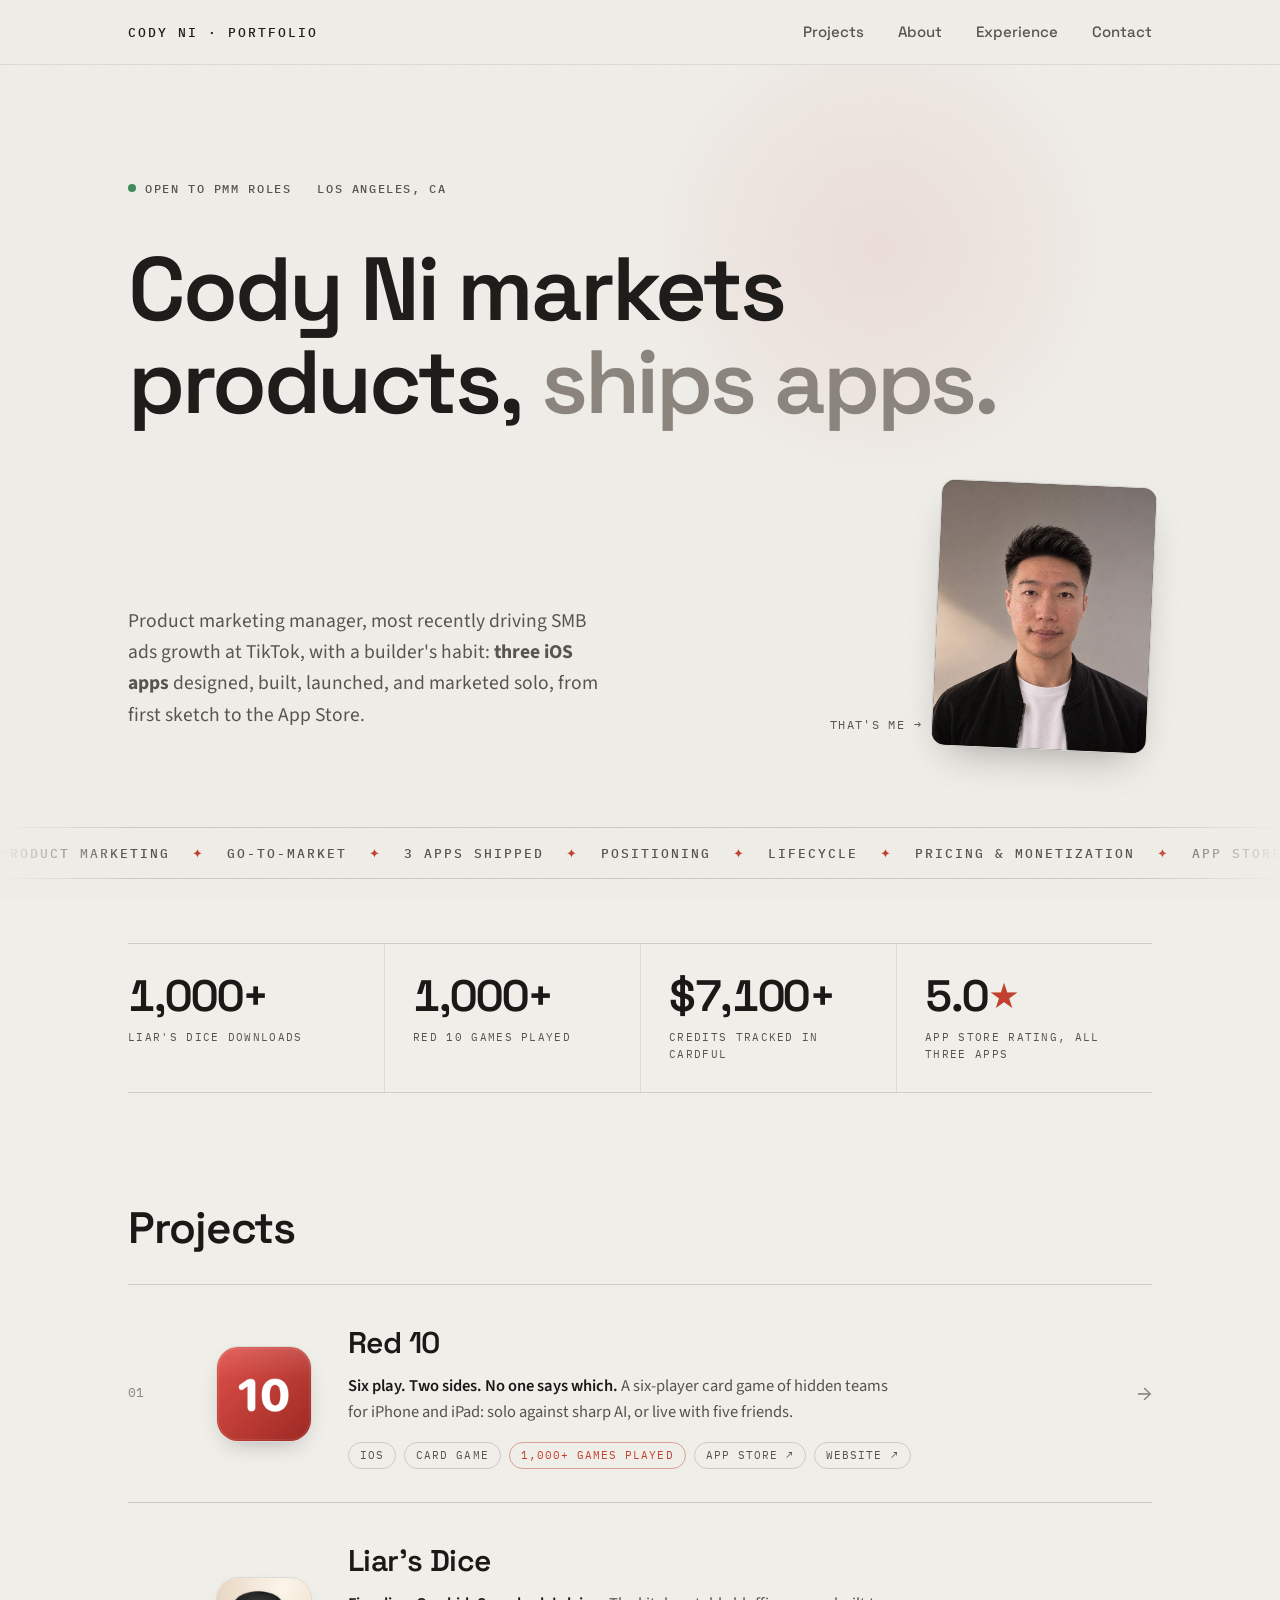
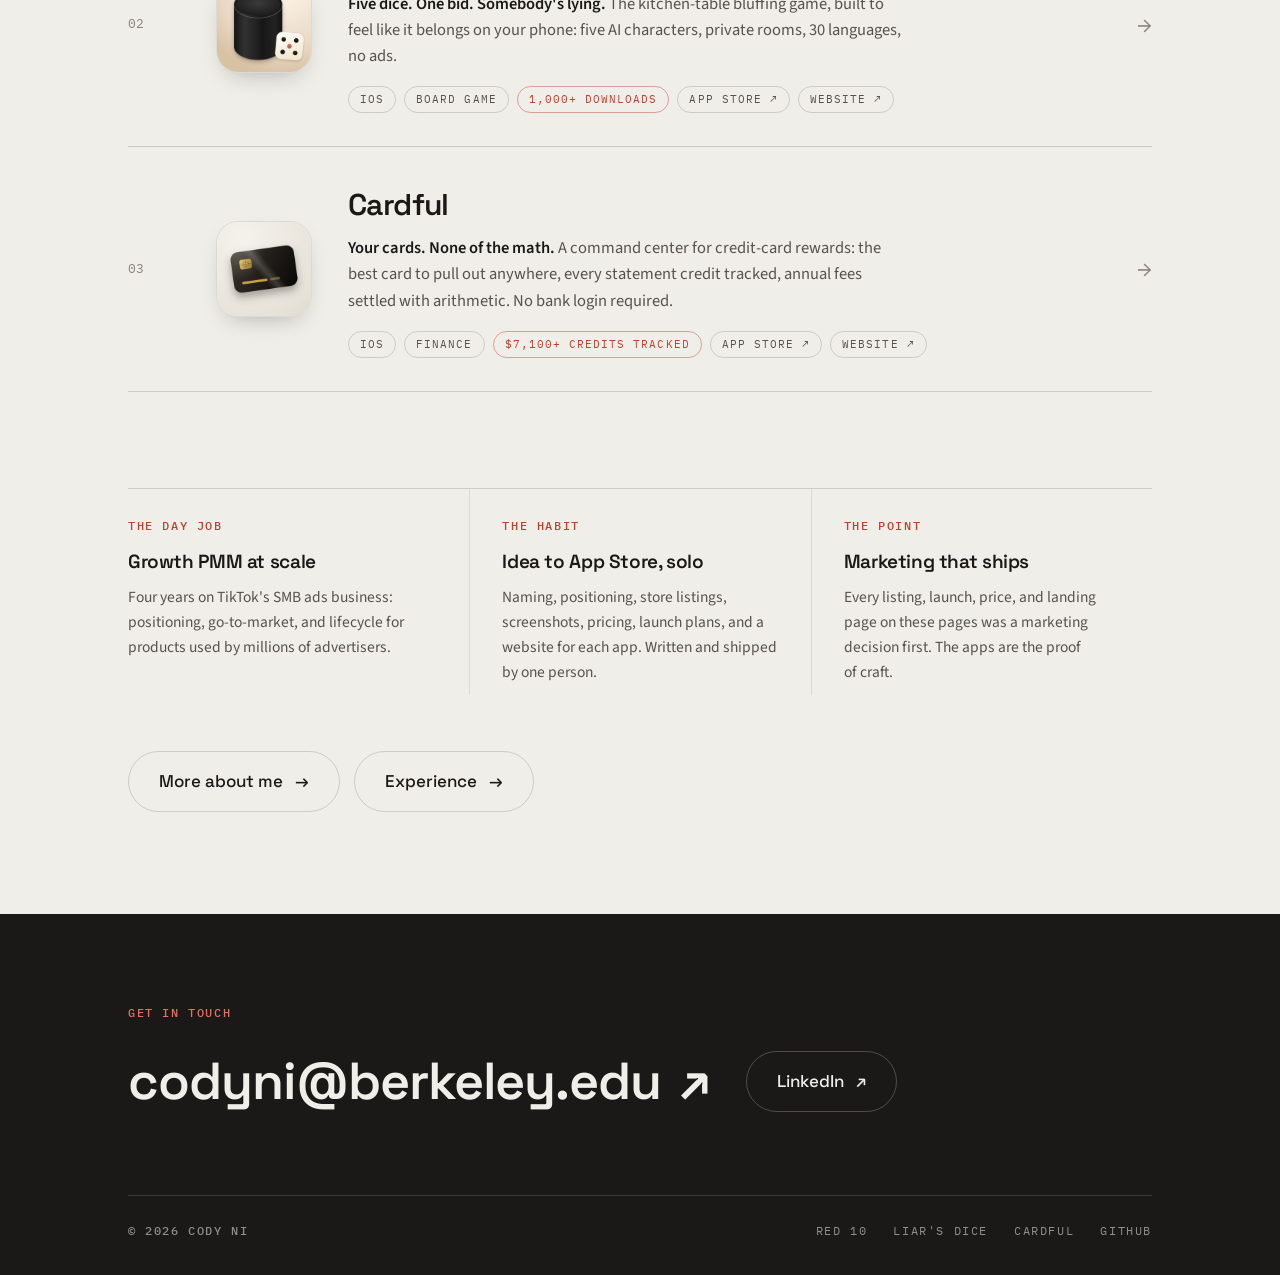
<file: index.html>
<!DOCTYPE html>
<html lang="en">
<head>
  <meta charset="UTF-8">
  <meta name="viewport" content="width=device-width, initial-scale=1.0">
  <meta name="google-site-verification" content="oafJCFS9U90hpJDKuoxjxOjslEniVMPrDxLKtAmcN_E">
  <!-- Google tag (gtag.js), GA4 property "Cody Ni Portfolio" -->
  <script async src="https://www.googletagmanager.com/gtag/js?id=G-BJH40EXPVB"></script>
  <script>
    window.dataLayer = window.dataLayer || [];
    function gtag(){dataLayer.push(arguments);}
    gtag('js', new Date());
    gtag('config', 'G-BJH40EXPVB');
  </script>
  <title>Cody Ni · Product Marketing Manager</title>
  <meta name="description" content="Cody Ni markets products and ships apps: a product marketing manager with three iOS apps taken from idea to the App Store, solo, after four years of growth marketing at TikTok.">
  <link rel="canonical" href="https://codyni123.github.io/">
  <meta name="robots" content="index, follow, max-image-preview:large">
  <meta property="og:type" content="website">
  <meta property="og:site_name" content="Cody Ni">
  <meta property="og:title" content="Cody Ni · Product Marketing Manager">
  <meta property="og:description" content="Markets products, ships apps. PMM with three iOS apps launched solo: Red 10, Liar's Dice, and Cardful.">
  <meta property="og:url" content="https://codyni123.github.io/">
  <meta property="og:image" content="https://codyni123.github.io/assets/og.png">
  <meta property="og:image:width" content="1200">
  <meta property="og:image:height" content="630">
  <meta property="og:image:alt" content="Cody Ni, product marketing, Los Angeles. Markets products, ships apps. Icons for Red 10, Liar's Dice, and Cardful.">
  <meta name="twitter:card" content="summary_large_image">
  <link rel="icon" href="assets/favicon.svg" type="image/svg+xml">
  <link rel="preconnect" href="https://fonts.googleapis.com">
  <link rel="preconnect" href="https://fonts.gstatic.com" crossorigin>
  <link href="https://fonts.googleapis.com/css2?family=Space+Grotesk:wght@400;500;600&amp;family=IBM+Plex+Mono:wght@400;500&amp;family=Source+Sans+3:wght@400;500;600&amp;display=swap" rel="stylesheet">
  <link rel="stylesheet" href="css/style.css">
  <script type="application/ld+json">
  {"@context":"https://schema.org","@graph":[
    {"@type":"Person","@id":"https://codyni123.github.io/#person","name":"Cody Ni","jobTitle":"Product Marketing Manager","description":"Product marketing manager in Los Angeles who has designed, built, launched, and marketed three iOS apps solo: Red 10, Liar's Dice, and Cardful.","url":"https://codyni123.github.io/","image":"https://codyni123.github.io/assets/photo.jpg","address":{"@type":"PostalAddress","addressLocality":"Los Angeles","addressRegion":"CA","addressCountry":"US"},"alumniOf":{"@type":"CollegeOrUniversity","name":"University of California, Berkeley"},"knowsAbout":["Product marketing","Growth marketing","iOS apps","App Store launches"],"sameAs":["https://www.linkedin.com/in/codyni123","https://github.com/codyni123","https://apps.apple.com/us/developer/cody-ni/id1894417955"]},
    {"@type":"WebSite","@id":"https://codyni123.github.io/#website","url":"https://codyni123.github.io/","name":"Cody Ni","alternateName":"Cody Ni · Portfolio","description":"Portfolio of Cody Ni, a product marketing manager who ships apps.","inLanguage":"en","publisher":{"@id":"https://codyni123.github.io/#person"}}
  ]}
  </script>
</head>
<body>

  <header class="site-header">
    <div class="container">
      <a class="wordmark" href="index.html">Cody Ni<span class="wm-tail"> · Portfolio</span></a>
      <nav class="site-nav" aria-label="Main">
        <a href="index.html#projects">Projects</a>
        <a href="about.html">About</a>
        <a href="resume.html">Experience</a>
        <a href="contact.html">Contact</a>
      </nav>
    </div>
  </header>

  <main>

    <!-- hero -->
    <section class="hero container">
      <div class="hero-eyebrow fade-up">
        <span class="label"><span class="dot"></span>Open to PMM roles</span>
        <span class="label">Los Angeles, CA</span>
      </div>
      <h1 class="fade-up" style="--d:.08s">Cody Ni markets<br>products, <span class="muted">ships apps.</span></h1>
      <div class="hero-row">
        <p class="hero-lede fade-up" style="--d:.18s">
          Product marketing manager, most recently driving SMB ads growth at TikTok,
          with a builder's habit: <strong>three iOS apps</strong> designed, built, launched,
          and marketed solo, from first sketch to the App Store.
        </p>
        <div class="hero-photo-wrap fade-up" style="--d:.26s">
          <div class="polaroid">
            <div class="polaroid-fallback"><span class="pf-label">Cody Ni</span><span class="pf-mono">cn</span><span class="pf-label">ships apps</span></div>
            <img class="photo" src="assets/photo.jpg" alt="Cody Ni">
          </div>
          <span class="photo-caption">that's me →</span>
        </div>
      </div>
    </section>

    <!-- marquee -->
    <div class="marquee" aria-hidden="true">
      <div class="marquee-track">
        <span>Product Marketing</span><span class="sep">✦</span>
        <span>Go-to-Market</span><span class="sep">✦</span>
        <span>3 Apps Shipped</span><span class="sep">✦</span>
        <span>Positioning</span><span class="sep">✦</span>
        <span>Lifecycle</span><span class="sep">✦</span>
        <span>Pricing &amp; Monetization</span><span class="sep">✦</span>
        <span>App Store Launches</span><span class="sep">✦</span>
        <span>Product Marketing</span><span class="sep">✦</span>
        <span>Go-to-Market</span><span class="sep">✦</span>
        <span>3 Apps Shipped</span><span class="sep">✦</span>
        <span>Positioning</span><span class="sep">✦</span>
        <span>Lifecycle</span><span class="sep">✦</span>
        <span>Pricing &amp; Monetization</span><span class="sep">✦</span>
        <span>App Store Launches</span><span class="sep">✦</span>
      </div>
    </div>

    <!-- proof: one real number per app, plus the rating they share -->
    <section class="proof container" aria-label="By the numbers">
      <div class="numbers numbers--4 reveal">
        <div class="number"><span class="n-val">1,000+</span><span class="n-key">Liar's Dice downloads</span></div>
        <div class="number"><span class="n-val">1,000+</span><span class="n-key">Red 10 games played</span></div>
        <div class="number"><span class="n-val">$7,100+</span><span class="n-key">Credits tracked in Cardful</span></div>
        <div class="number"><span class="n-val">5.0<span class="star">★</span></span><span class="n-key">App Store rating, all three apps</span></div>
      </div>
    </section>

    <!-- projects -->
    <section class="work container" id="projects">
      <div class="section-head reveal">
        <h2>Projects</h2>
      </div>
      <div class="work-list">

        <article class="work-row reveal">
          <a class="cover" href="red-10.html" aria-label="Red 10 case study"></a>
          <span class="num">01</span>
          <div class="work-icon"><img src="assets/icon-red10.png" alt="" loading="lazy"></div>
          <div class="work-copy">
            <h3>Red 10</h3>
            <p><span class="hook">Six play. Two sides. No one says which.</span> A six-player card game of hidden teams for iPhone and iPad: solo against sharp AI, or live with five friends.</p>
            <div class="work-tags"><span class="tag">iOS</span><span class="tag">Card game</span><span class="tag tag--stat">1,000+ games played</span><a class="tag tag-link" href="https://apps.apple.com/app/id6762503277" target="_blank" rel="noopener">App Store ↗</a><a class="tag tag-link" href="https://red10.web.app/" target="_blank" rel="noopener">Website ↗</a></div>
          </div>
          <span class="go">→</span>
        </article>

        <article class="work-row reveal">
          <a class="cover" href="liars-dice.html" aria-label="Liar's Dice case study"></a>
          <span class="num">02</span>
          <div class="work-icon"><img src="assets/icon-liarsdice.png" alt="" loading="lazy"></div>
          <div class="work-copy">
            <h3>Liar's Dice</h3>
            <p><span class="hook">Five dice. One bid. Somebody's lying.</span> The kitchen-table bluffing game, built to feel like it belongs on your phone: five AI characters, private rooms, 30 languages, no ads.</p>
            <div class="work-tags"><span class="tag">iOS</span><span class="tag">Board game</span><span class="tag tag--stat">1,000+ downloads</span><a class="tag tag-link" href="https://apps.apple.com/app/id6767948698" target="_blank" rel="noopener">App Store ↗</a><a class="tag tag-link" href="https://codyni123.github.io/liars-dice-site/" target="_blank" rel="noopener">Website ↗</a></div>
          </div>
          <span class="go">→</span>
        </article>

        <article class="work-row reveal">
          <a class="cover" href="cardful.html" aria-label="Cardful case study"></a>
          <span class="num">03</span>
          <div class="work-icon"><img src="assets/icon-cardful.png" alt="" loading="lazy"></div>
          <div class="work-copy">
            <h3>Cardful</h3>
            <p><span class="hook">Your cards. None of the math.</span> A command center for credit-card rewards: the best card to pull out anywhere, every statement credit tracked, annual fees settled with arithmetic. No bank login required.</p>
            <div class="work-tags"><span class="tag">iOS</span><span class="tag">Finance</span><span class="tag tag--stat">$7,100+ credits tracked</span><a class="tag tag-link" href="https://apps.apple.com/us/app/cardful-credit-card-rewards/id6776520049" target="_blank" rel="noopener">App Store ↗</a><a class="tag tag-link" href="https://getcardful.pages.dev/" target="_blank" rel="noopener">Website ↗</a></div>
          </div>
          <span class="go">→</span>
        </article>

      </div>

      <!-- why it matters -->
      <div class="aside-strip">
        <div class="aside-card reveal">
          <span class="label">The day job</span>
          <h3>Growth PMM at scale</h3>
          <p>Four years on TikTok's SMB ads business: positioning, go-to-market, and lifecycle for products used by millions of advertisers.</p>
        </div>
        <div class="aside-card reveal">
          <span class="label">The habit</span>
          <h3>Idea to App Store, solo</h3>
          <p>Naming, positioning, store listings, screenshots, pricing, launch plans, and a website for each app. Written and shipped by one person.</p>
        </div>
        <div class="aside-card reveal">
          <span class="label">The point</span>
          <h3>Marketing that ships</h3>
          <p>Every listing, launch, price, and landing page on these pages was a marketing decision first. The apps are the proof of craft.</p>
        </div>
      </div>

      <div class="home-cta reveal">
        <a class="btn btn--ghost" href="about.html">More about me <span class="arrow">→</span></a>
        <a class="btn btn--ghost" href="resume.html">Experience <span class="arrow">→</span></a>
      </div>
    </section>

  </main>

  <footer class="site-footer">
    <div class="container">
      <div class="footer-cta reveal">
        <span class="label">Get in touch</span>
        <div class="footer-contact">
          <a class="footer-email" href="mailto:codyni@berkeley.edu">codyni@berkeley.edu <span class="arrow">↗</span></a>
          <a class="btn btn--ghost" href="https://www.linkedin.com/in/codyni123" target="_blank" rel="noopener">LinkedIn <span class="arrow">↗</span></a>
        </div>
      </div>
      <div class="footer-meta">
        <span class="label">© 2026 Cody Ni</span>
        <div class="footer-links">
          <a href="https://red10.web.app/" target="_blank" rel="noopener">Red 10</a>
          <a href="https://codyni123.github.io/liars-dice-site/" target="_blank" rel="noopener">Liar's Dice</a>
          <a href="https://getcardful.pages.dev/" target="_blank" rel="noopener">Cardful</a>
          <a href="https://github.com/codyni123" target="_blank" rel="noopener">GitHub</a>
        </div>
      </div>
    </div>
  </footer>

  <script src="js/main.js"></script>
</body>
</html>
</file>
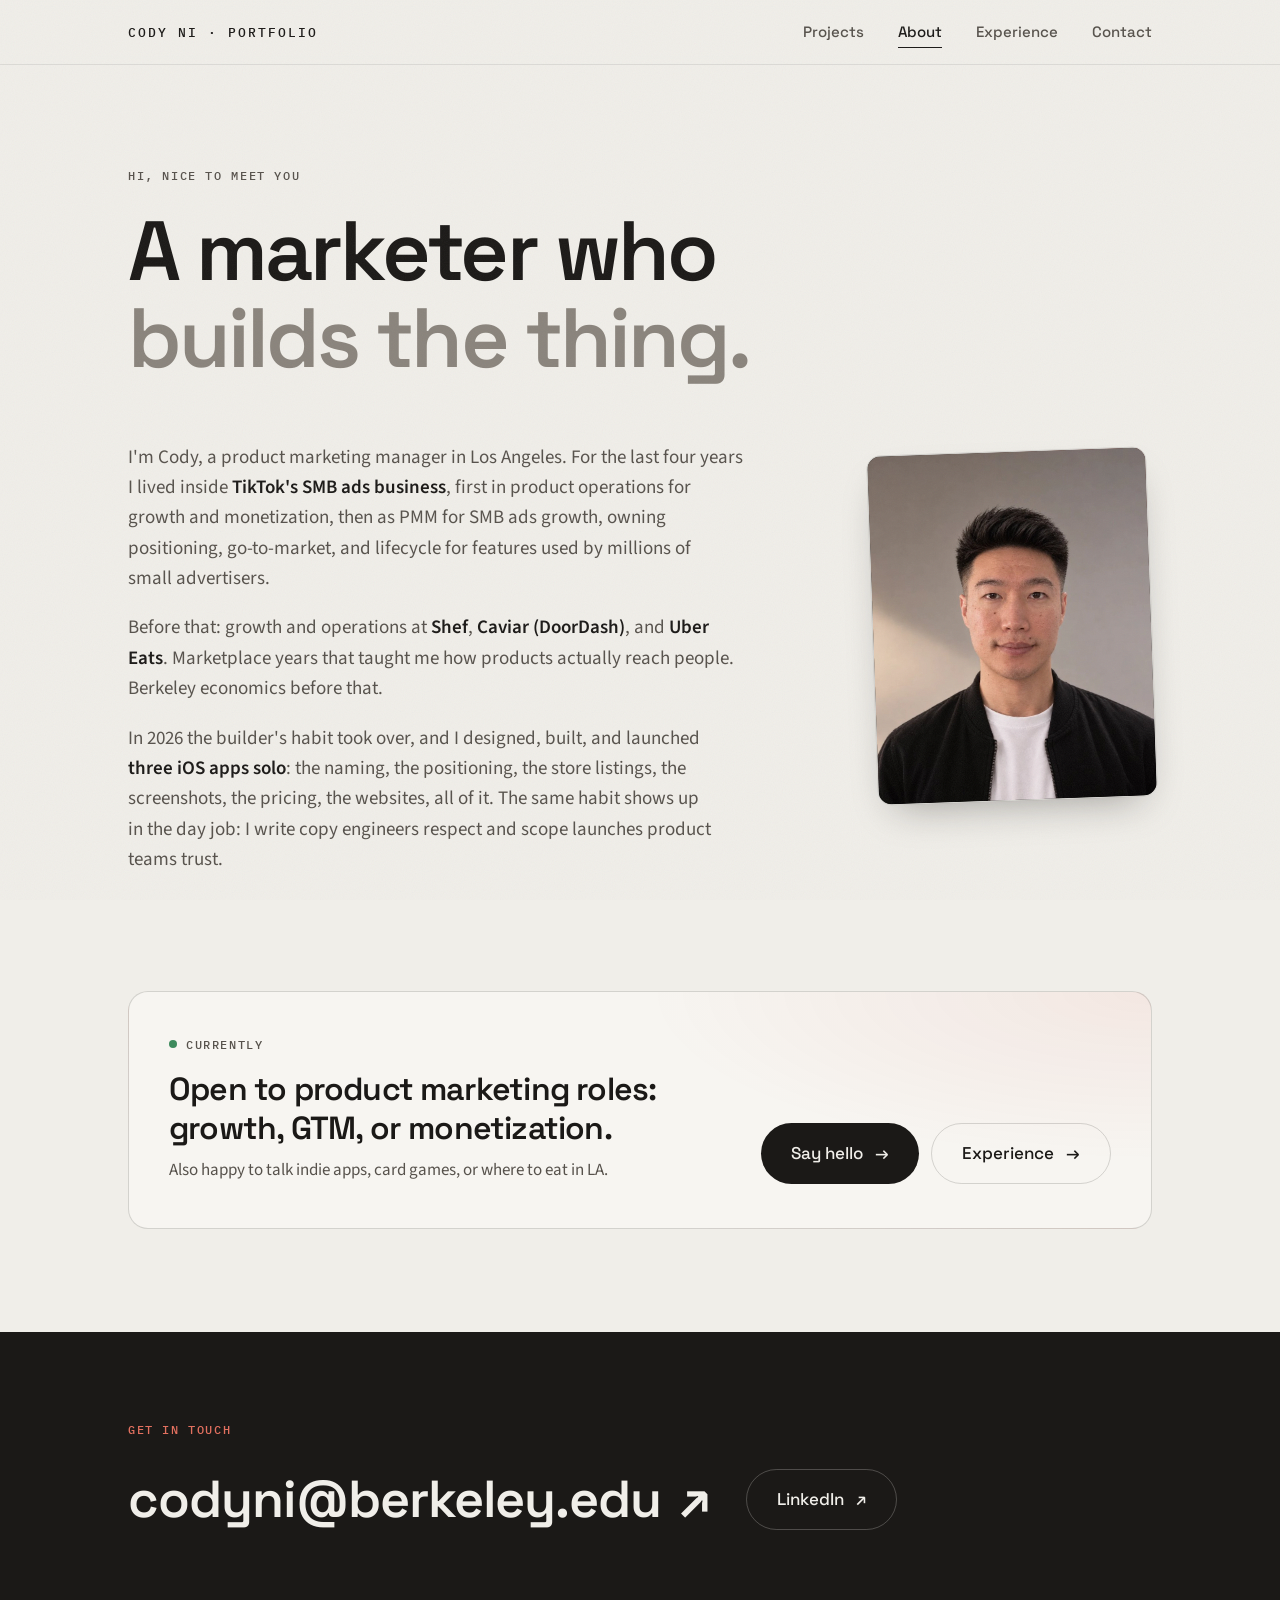
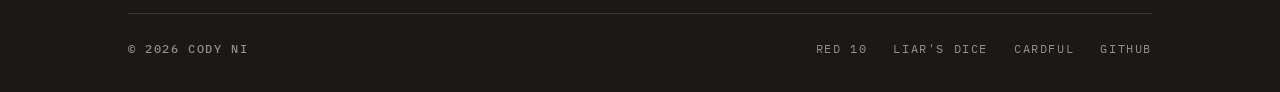
<file: about.html>
<!DOCTYPE html>
<html lang="en">
<head>
  <meta charset="UTF-8">
  <meta name="viewport" content="width=device-width, initial-scale=1.0">
  <!-- Google tag (gtag.js), GA4 property "Cody Ni Portfolio" -->
  <script async src="https://www.googletagmanager.com/gtag/js?id=G-BJH40EXPVB"></script>
  <script>
    window.dataLayer = window.dataLayer || [];
    function gtag(){dataLayer.push(arguments);}
    gtag('js', new Date());
    gtag('config', 'G-BJH40EXPVB');
  </script>
  <title>About · Cody Ni</title>
  <meta name="description" content="Cody Ni is a product marketing manager in Los Angeles: four years on TikTok's SMB ads business, three iOS apps shipped solo.">
  <link rel="canonical" href="https://codyni123.github.io/about.html">
  <meta name="robots" content="index, follow, max-image-preview:large">
  <meta property="og:type" content="profile">
  <meta property="og:site_name" content="Cody Ni">
  <meta property="og:title" content="About Cody Ni">
  <meta property="og:description" content="A marketer who builds the thing. PMM at TikTok, three iOS apps shipped solo.">
  <meta property="og:url" content="https://codyni123.github.io/about.html">
  <meta property="og:image" content="https://codyni123.github.io/assets/og.png">
  <meta property="og:image:width" content="1200">
  <meta property="og:image:height" content="630">
  <meta property="og:image:alt" content="Cody Ni, product marketing, Los Angeles. Markets products, ships apps. Icons for Red 10, Liar's Dice, and Cardful.">
  <meta name="twitter:card" content="summary_large_image">
  <link rel="icon" href="assets/favicon.svg" type="image/svg+xml">
  <link rel="preconnect" href="https://fonts.googleapis.com">
  <link rel="preconnect" href="https://fonts.gstatic.com" crossorigin>
  <link href="https://fonts.googleapis.com/css2?family=Space+Grotesk:wght@400;500;600&amp;family=IBM+Plex+Mono:wght@400;500&amp;family=Source+Sans+3:wght@400;500;600&amp;display=swap" rel="stylesheet">
  <link rel="stylesheet" href="css/style.css">
  <script type="application/ld+json">
  {"@context":"https://schema.org","@type":"ProfilePage","@id":"https://codyni123.github.io/about.html","url":"https://codyni123.github.io/about.html","name":"About Cody Ni","mainEntity":{"@type":"Person","@id":"https://codyni123.github.io/#person","name":"Cody Ni","jobTitle":"Product Marketing Manager","url":"https://codyni123.github.io/","image":"https://codyni123.github.io/assets/photo.jpg","sameAs":["https://www.linkedin.com/in/codyni123","https://github.com/codyni123","https://apps.apple.com/us/developer/cody-ni/id1894417955"]}}
  </script>
</head>
<body>

  <header class="site-header">
    <div class="container">
      <a class="wordmark" href="index.html">Cody Ni<span class="wm-tail"> · Portfolio</span></a>
      <nav class="site-nav" aria-label="Main">
        <a href="index.html#projects">Projects</a>
        <a href="about.html" aria-current="page">About</a>
        <a href="resume.html">Experience</a>
        <a href="contact.html">Contact</a>
      </nav>
    </div>
  </header>

  <main>
    <section class="about-hero container">
      <span class="label fade-up">hi, nice to meet you</span>
      <h1 class="fade-up" style="--d:.08s">A marketer who<br><span class="muted">builds the thing.</span></h1>

      <div class="about-grid">
        <div class="about-bio fade-up" style="--d:.18s">
          <p>I'm Cody, a product marketing manager in Los Angeles. For the last four years I
          lived inside <strong>TikTok's SMB ads business</strong>, first in product operations
          for growth and monetization, then as PMM for SMB ads growth, owning positioning,
          go-to-market, and lifecycle for features used by millions of small advertisers.</p>
          <p>Before that: growth and operations at <strong>Shef</strong>, <strong>Caviar
          (DoorDash)</strong>, and <strong>Uber Eats</strong>. Marketplace years that taught me
          how products actually reach people. Berkeley economics before that.</p>
          <p>In 2026 the builder's habit took over, and I designed, built, and launched
          <strong>three iOS apps solo</strong>: the naming, the positioning, the store listings,
          the screenshots, the pricing, the websites, all of it. The same habit shows up in the
          day job: I write copy engineers respect and scope launches product teams trust.</p>
        </div>
        <div class="about-photo fade-up" style="--d:.26s">
          <div class="polaroid">
            <div class="polaroid-fallback"><span class="pf-label">Cody Ni</span><span class="pf-mono">cn</span><span class="pf-label">ships apps</span></div>
            <img class="photo" src="assets/photo.jpg" alt="Cody Ni">
          </div>
        </div>
      </div>
    </section>

    <section class="container">
      <div class="now-panel reveal">
        <div class="now-main">
          <span class="label"><span class="dot"></span>Currently</span>
          <h2 class="now-title">Open to product marketing roles: growth, GTM, or monetization.</h2>
          <p>Also happy to talk indie apps, card games, or where to eat in LA.</p>
        </div>
        <div class="now-actions">
          <a class="btn" href="contact.html">Say hello <span class="arrow">→</span></a>
          <a class="btn btn--ghost" href="resume.html">Experience <span class="arrow">→</span></a>
        </div>
      </div>
    </section>
  </main>

  <footer class="site-footer">
    <div class="container">
      <div class="footer-cta reveal">
        <span class="label">Get in touch</span>
        <div class="footer-contact">
          <a class="footer-email" href="mailto:codyni@berkeley.edu">codyni@berkeley.edu <span class="arrow">↗</span></a>
          <a class="btn btn--ghost" href="https://www.linkedin.com/in/codyni123" target="_blank" rel="noopener">LinkedIn <span class="arrow">↗</span></a>
        </div>
      </div>
      <div class="footer-meta">
        <span class="label">© 2026 Cody Ni</span>
        <div class="footer-links">
          <a href="https://red10.web.app/" target="_blank" rel="noopener">Red 10</a>
          <a href="https://codyni123.github.io/liars-dice-site/" target="_blank" rel="noopener">Liar's Dice</a>
          <a href="https://getcardful.pages.dev/" target="_blank" rel="noopener">Cardful</a>
          <a href="https://github.com/codyni123" target="_blank" rel="noopener">GitHub</a>
        </div>
      </div>
    </div>
  </footer>

  <script src="js/main.js"></script>
</body>
</html>
</file>
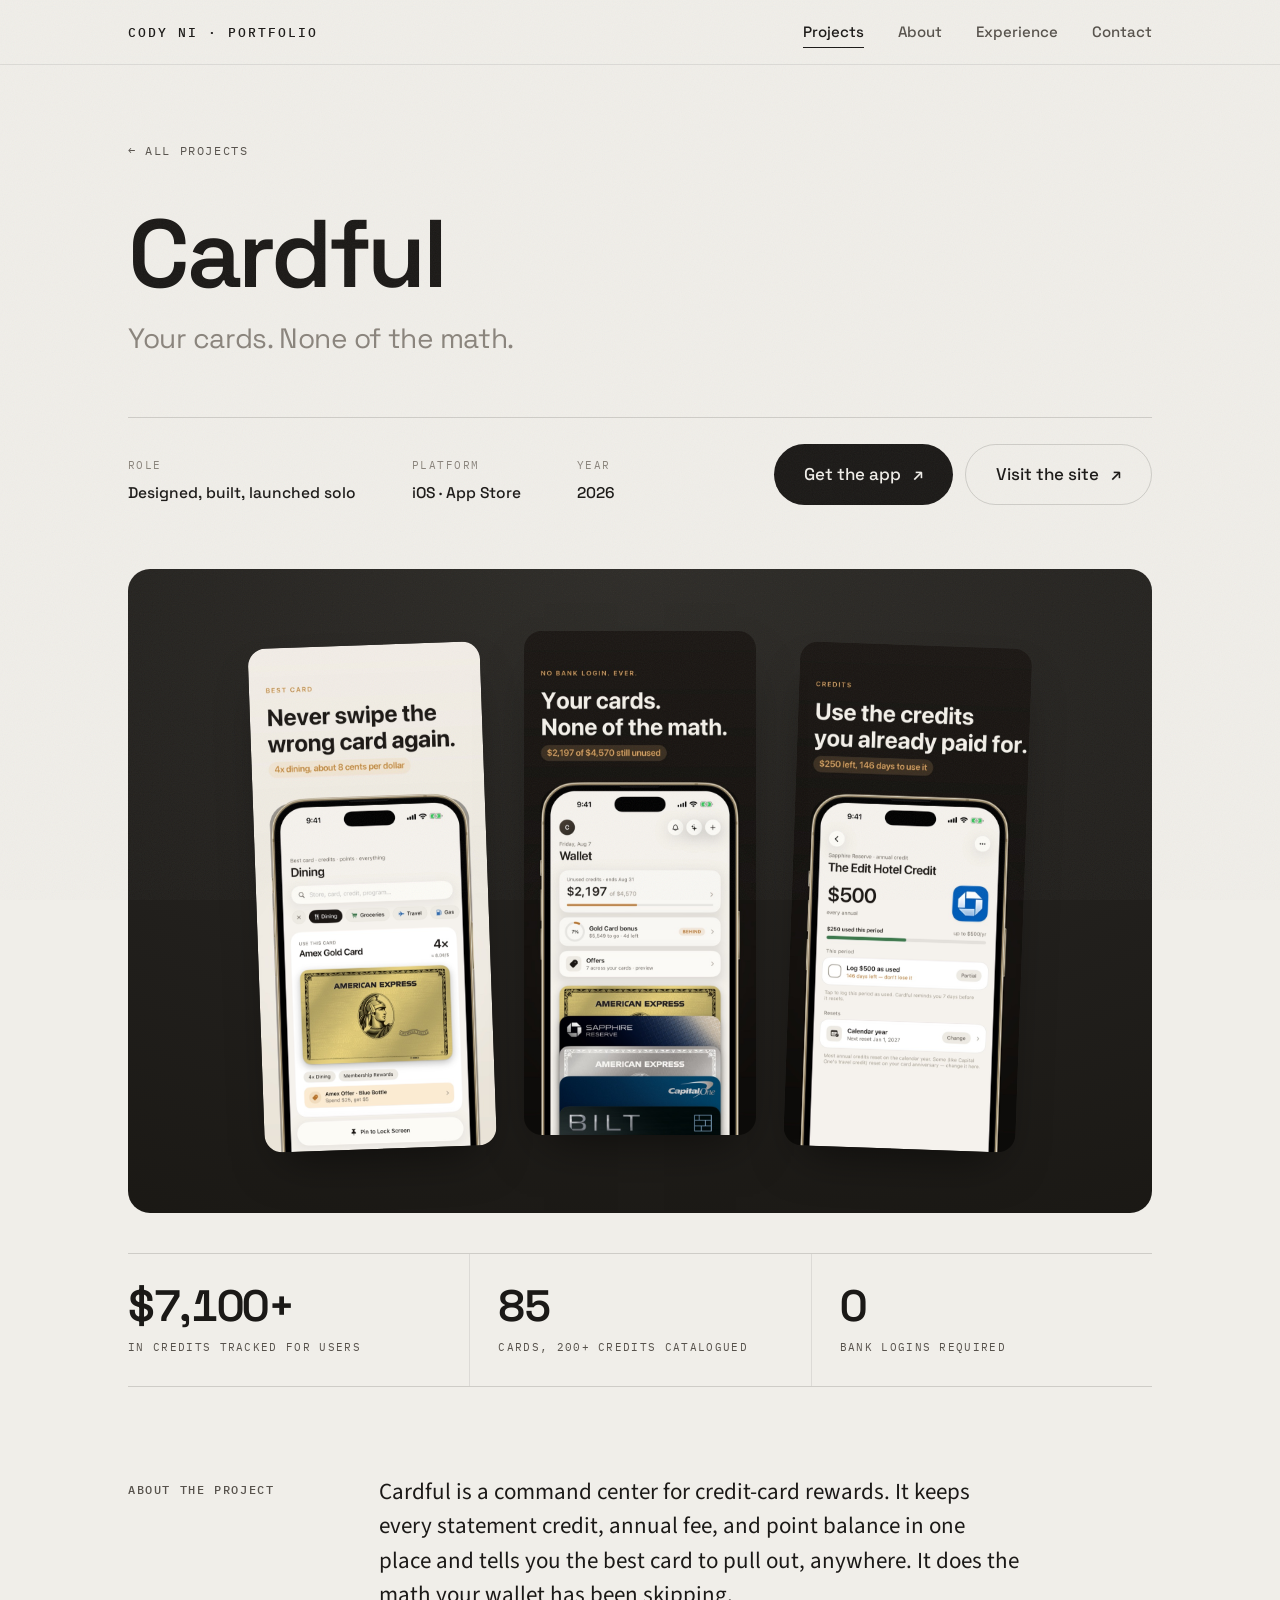
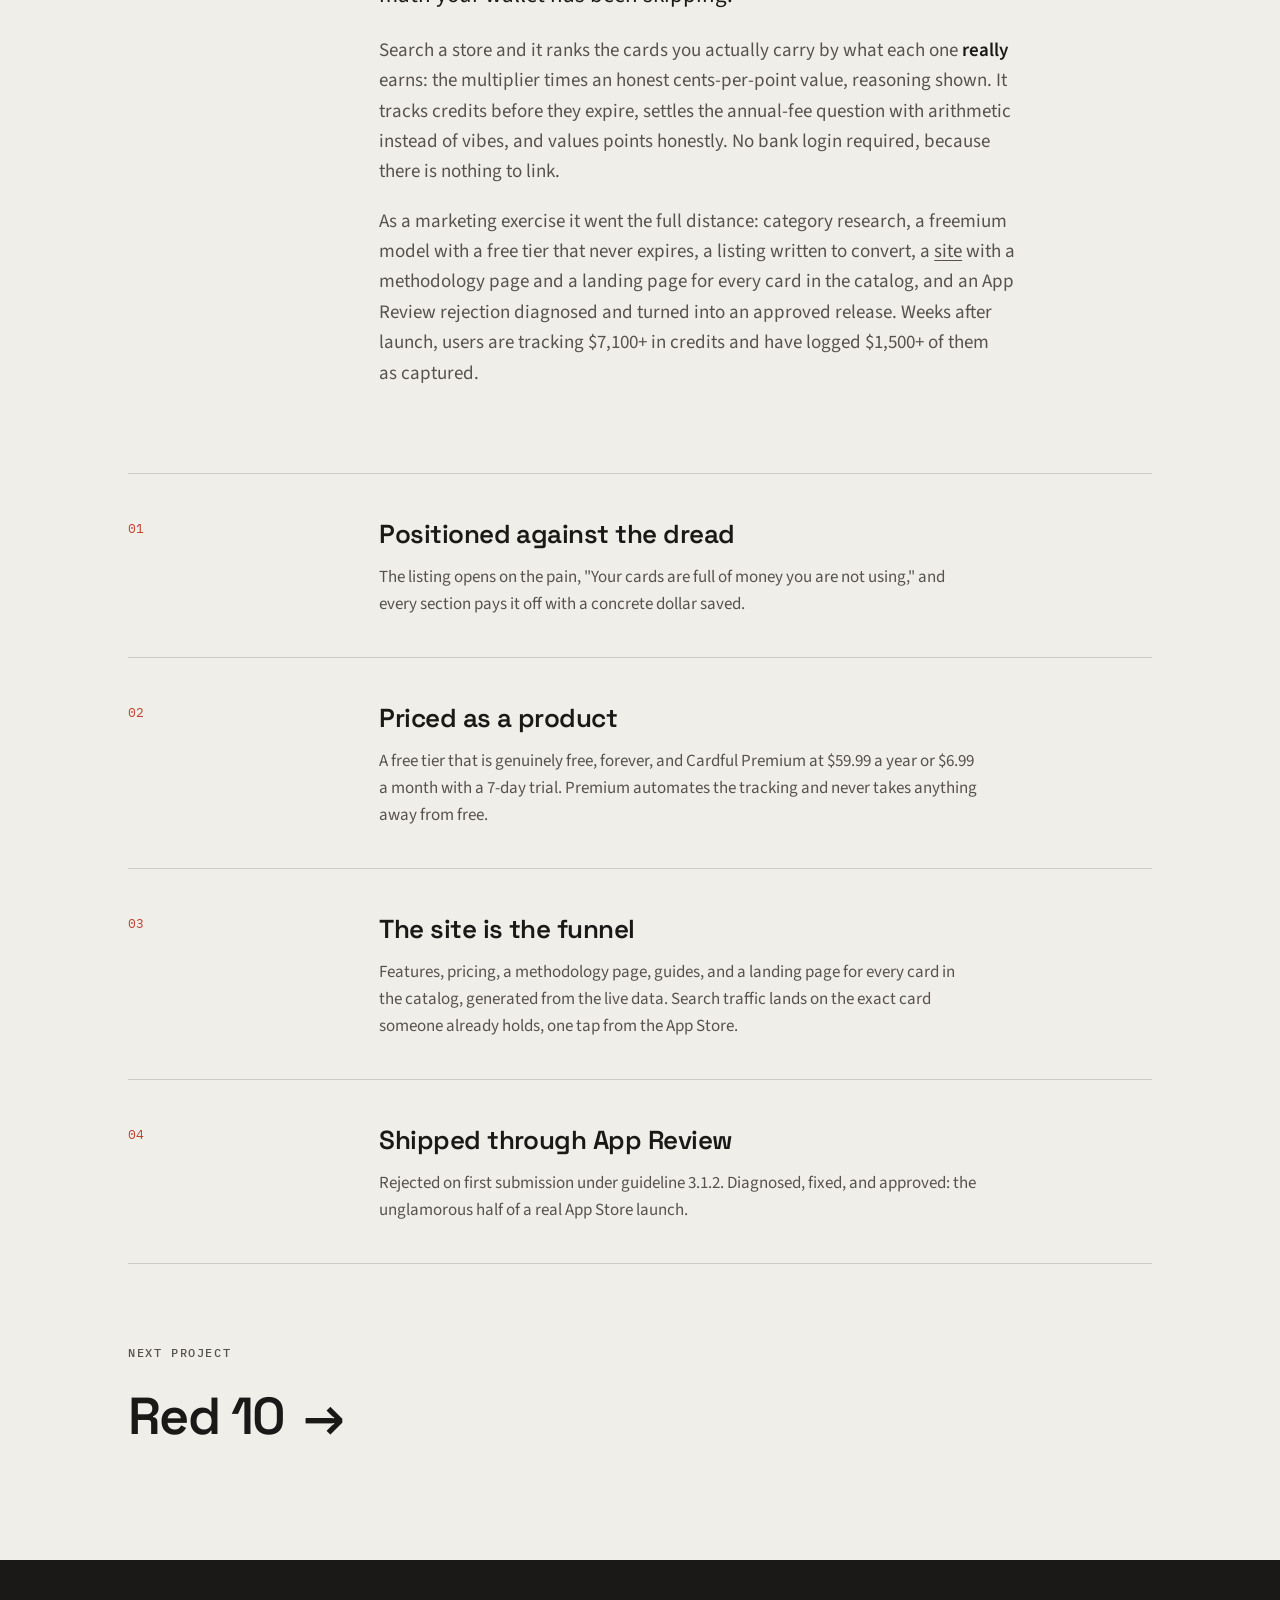
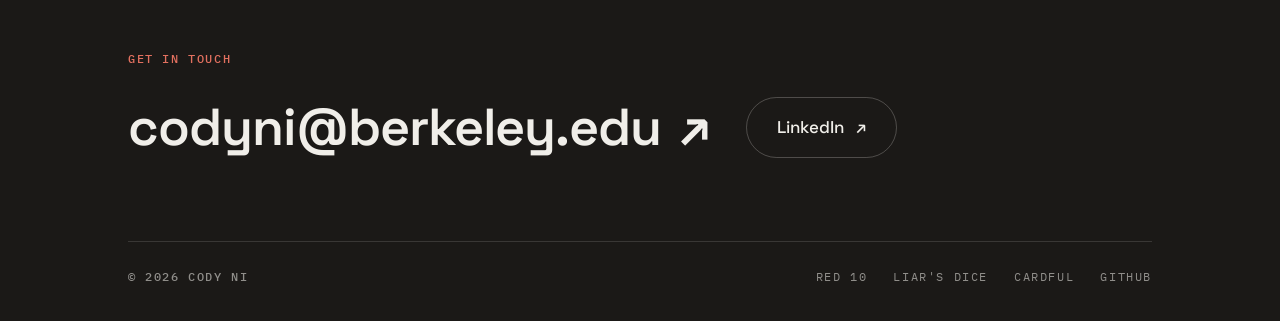
<file: cardful.html>
<!DOCTYPE html>
<html lang="en">
<head>
  <meta charset="UTF-8">
  <meta name="viewport" content="width=device-width, initial-scale=1.0">
  <!-- Google tag (gtag.js), GA4 property "Cody Ni Portfolio" -->
  <script async src="https://www.googletagmanager.com/gtag/js?id=G-BJH40EXPVB"></script>
  <script>
    window.dataLayer = window.dataLayer || [];
    function gtag(){dataLayer.push(arguments);}
    gtag('js', new Date());
    gtag('config', 'G-BJH40EXPVB');
  </script>
  <title>Cardful · Cody Ni</title>
  <meta name="description" content="Cardful: Your cards. None of the math. A credit-card rewards command center for iPhone, designed, built, and launched solo by Cody Ni.">
  <link rel="canonical" href="https://codyni123.github.io/cardful.html">
  <meta name="robots" content="index, follow, max-image-preview:large">
  <meta property="og:type" content="article">
  <meta property="og:site_name" content="Cody Ni">
  <meta property="og:title" content="Cardful · case study">
  <meta property="og:description" content="Your cards. None of the math. The best card to pull out anywhere, every statement credit tracked, annual fees settled with arithmetic. No bank login required.">
  <meta property="og:url" content="https://codyni123.github.io/cardful.html">
  <meta property="og:image" content="https://codyni123.github.io/assets/og.png">
  <meta property="og:image:width" content="1200">
  <meta property="og:image:height" content="630">
  <meta property="og:image:alt" content="Cody Ni, product marketing, Los Angeles. Markets products, ships apps. Icons for Red 10, Liar's Dice, and Cardful.">
  <meta name="twitter:card" content="summary_large_image">
  <link rel="icon" href="assets/favicon.svg" type="image/svg+xml">
  <link rel="preconnect" href="https://fonts.googleapis.com">
  <link rel="preconnect" href="https://fonts.gstatic.com" crossorigin>
  <link href="https://fonts.googleapis.com/css2?family=Space+Grotesk:wght@400;500;600&amp;family=IBM+Plex+Mono:wght@400;500&amp;family=Source+Sans+3:wght@400;500;600&amp;display=swap" rel="stylesheet">
  <link rel="stylesheet" href="css/style.css">
</head>
<body>

  <header class="site-header">
    <div class="container">
      <a class="wordmark" href="index.html">Cody Ni<span class="wm-tail"> · Portfolio</span></a>
      <nav class="site-nav" aria-label="Main">
        <a href="index.html#projects" aria-current="page">Projects</a>
        <a href="about.html">About</a>
        <a href="resume.html">Experience</a>
        <a href="contact.html">Contact</a>
      </nav>
    </div>
  </header>

  <main>
    <article class="case-top container">
      <a class="backlink fade-up" href="index.html#projects">← All projects</a>

      <div class="case-title">
        <h1 class="fade-up" style="--d:.08s">Cardful</h1>
        <span class="case-sub fade-up" style="--d:.16s">Your cards. None of the math.</span>
      </div>

      <div class="case-meta reveal">
        <dl>
          <div><dt>Role</dt><dd>Designed, built, launched solo</dd></div>
          <div><dt>Platform</dt><dd>iOS · App Store</dd></div>
          <div><dt>Year</dt><dd>2026</dd></div>
        </dl>
        <div class="case-actions">
          <a class="btn" href="https://apps.apple.com/us/app/cardful-credit-card-rewards/id6776520049" target="_blank" rel="noopener">Get the app <span class="arrow">↗</span></a>
          <a class="btn btn--ghost" href="https://getcardful.pages.dev/" target="_blank" rel="noopener" title="getcardful.pages.dev">Visit the site <span class="arrow">↗</span></a>
        </div>
      </div>

      <div class="case-band case-band--cardful reveal">
        <div class="shot"><img src="assets/cf-bestcard.jpg" alt="Cardful best card at checkout" loading="lazy"></div>
        <div class="shot"><img src="assets/cf-hero.jpg" alt="Cardful App Store creative: Your cards. None of the math." loading="lazy"></div>
        <div class="shot"><img src="assets/cf-credits.jpg" alt="Cardful expiring credits tracker" loading="lazy"></div>
      </div>

      <div class="numbers reveal">
        <div class="number"><span class="n-val">$7,100+</span><span class="n-key">In credits tracked for users</span></div>
        <div class="number"><span class="n-val">85</span><span class="n-key">Cards, 200+ credits catalogued</span></div>
        <div class="number"><span class="n-val">0</span><span class="n-key">Bank logins required</span></div>
      </div>

      <div class="case-body">
        <span class="label reveal">About the project</span>
        <div class="case-prose reveal">
          <p class="lede">Cardful is a command center for credit-card rewards. It keeps every
          statement credit, annual fee, and point balance in one place and tells you the best
          card to pull out, anywhere. It does the math your wallet has been skipping.</p>
          <p>Search a store and it ranks the cards you actually carry by what each one
          <strong>really</strong> earns: the multiplier times an honest cents-per-point value,
          reasoning shown. It tracks credits before they expire, settles the annual-fee question
          with arithmetic instead of vibes, and values points honestly. No bank login required,
          because there is nothing to link.</p>
          <p>As a marketing exercise it went the full distance: category research, a freemium
          model with a free tier that never expires, a listing written to convert, a
          <a class="tlink" href="https://getcardful.pages.dev/" target="_blank" rel="noopener">site</a>
          with a methodology page and a landing page for every card in the catalog, and an App
          Review rejection diagnosed and turned into an approved release. Weeks after launch,
          users are tracking $7,100+ in credits and have logged $1,500+ of them as captured.</p>
        </div>
      </div>

      <div class="case-highlights">
        <div class="highlight reveal">
          <span class="h-num">01</span>
          <div>
            <h3>Positioned against the dread</h3>
            <p>The listing opens on the pain, "Your cards are full of money you are not using,"
            and every section pays it off with a concrete dollar saved.</p>
          </div>
        </div>
        <div class="highlight reveal">
          <span class="h-num">02</span>
          <div>
            <h3>Priced as a product</h3>
            <p>A free tier that is genuinely free, forever, and Cardful Premium at $59.99 a year
            or $6.99 a month with a 7-day trial. Premium automates the tracking and never takes
            anything away from free.</p>
          </div>
        </div>
        <div class="highlight reveal">
          <span class="h-num">03</span>
          <div>
            <h3>The site is the funnel</h3>
            <p>Features, pricing, a methodology page, guides, and a landing page for every card
            in the catalog, generated from the live data. Search traffic lands on the exact card
            someone already holds, one tap from the App Store.</p>
          </div>
        </div>
        <div class="highlight reveal">
          <span class="h-num">04</span>
          <div>
            <h3>Shipped through App Review</h3>
            <p>Rejected on first submission under guideline 3.1.2. Diagnosed, fixed, and
            approved: the unglamorous half of a real App Store launch.</p>
          </div>
        </div>
      </div>

      <div class="case-next reveal">
        <div>
          <span class="label">Next project</span>
          <a class="next-link" href="red-10.html">Red 10 <span class="arrow">→</span></a>
        </div>

      </div>
    </article>
  </main>

  <footer class="site-footer">
    <div class="container">
      <div class="footer-cta reveal">
        <span class="label">Get in touch</span>
        <div class="footer-contact">
          <a class="footer-email" href="mailto:codyni@berkeley.edu">codyni@berkeley.edu <span class="arrow">↗</span></a>
          <a class="btn btn--ghost" href="https://www.linkedin.com/in/codyni123" target="_blank" rel="noopener">LinkedIn <span class="arrow">↗</span></a>
        </div>
      </div>
      <div class="footer-meta">
        <span class="label">© 2026 Cody Ni</span>
        <div class="footer-links">
          <a href="https://red10.web.app/" target="_blank" rel="noopener">Red 10</a>
          <a href="https://codyni123.github.io/liars-dice-site/" target="_blank" rel="noopener">Liar's Dice</a>
          <a href="https://getcardful.pages.dev/" target="_blank" rel="noopener">Cardful</a>
          <a href="https://github.com/codyni123" target="_blank" rel="noopener">GitHub</a>
        </div>
      </div>
    </div>
  </footer>

  <script src="js/main.js"></script>
</body>
</html>
</file>
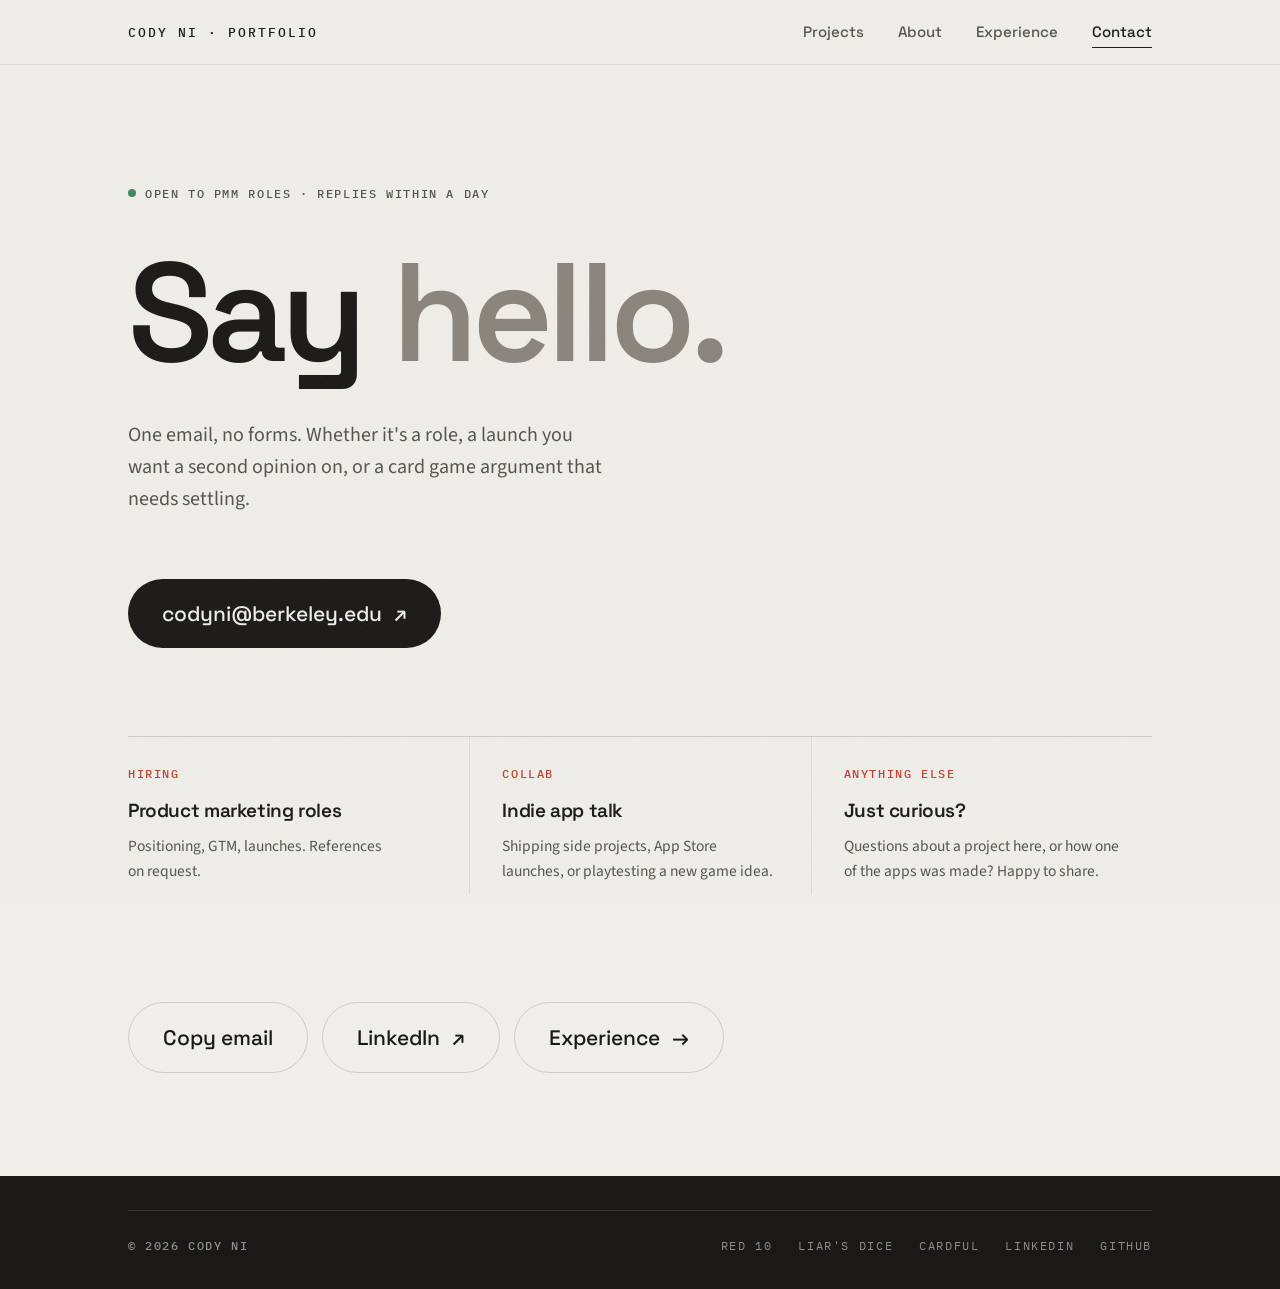
<file: contact.html>
<!DOCTYPE html>
<html lang="en">
<head>
  <meta charset="UTF-8">
  <meta name="viewport" content="width=device-width, initial-scale=1.0">
  <!-- Google tag (gtag.js), GA4 property "Cody Ni Portfolio" -->
  <script async src="https://www.googletagmanager.com/gtag/js?id=G-BJH40EXPVB"></script>
  <script>
    window.dataLayer = window.dataLayer || [];
    function gtag(){dataLayer.push(arguments);}
    gtag('js', new Date());
    gtag('config', 'G-BJH40EXPVB');
  </script>
  <title>Contact · Cody Ni</title>
  <meta name="description" content="Get in touch with Cody Ni, open to product marketing roles. One email, no forms.">
  <link rel="canonical" href="https://codyni123.github.io/contact.html">
  <meta name="robots" content="index, follow, max-image-preview:large">
  <meta property="og:type" content="website">
  <meta property="og:site_name" content="Cody Ni">
  <meta property="og:title" content="Contact Cody Ni">
  <meta property="og:description" content="Say hello. Open to PMM roles, replies within a day.">
  <meta property="og:url" content="https://codyni123.github.io/contact.html">
  <meta property="og:image" content="https://codyni123.github.io/assets/og.png">
  <meta property="og:image:width" content="1200">
  <meta property="og:image:height" content="630">
  <meta property="og:image:alt" content="Cody Ni, product marketing, Los Angeles. Markets products, ships apps. Icons for Red 10, Liar's Dice, and Cardful.">
  <meta name="twitter:card" content="summary_large_image">
  <link rel="icon" href="assets/favicon.svg" type="image/svg+xml">
  <link rel="preconnect" href="https://fonts.googleapis.com">
  <link rel="preconnect" href="https://fonts.gstatic.com" crossorigin>
  <link href="https://fonts.googleapis.com/css2?family=Space+Grotesk:wght@400;500;600&amp;family=IBM+Plex+Mono:wght@400;500&amp;family=Source+Sans+3:wght@400;500;600&amp;display=swap" rel="stylesheet">
  <link rel="stylesheet" href="css/style.css">
</head>
<body>

  <header class="site-header">
    <div class="container">
      <a class="wordmark" href="index.html">Cody Ni<span class="wm-tail"> · Portfolio</span></a>
      <nav class="site-nav" aria-label="Main">
        <a href="index.html#projects">Projects</a>
        <a href="about.html">About</a>
        <a href="resume.html">Experience</a>
        <a href="contact.html" aria-current="page">Contact</a>
      </nav>
    </div>
  </header>

  <main>
    <section class="contact-hero container">
      <span class="label badge fade-up"><span class="dot"></span>Open to PMM roles · Replies within a day</span>
      <h1 class="fade-up" style="--d:.08s">Say <span class="muted">hello.</span></h1>
      <p class="contact-lede fade-up" style="--d:.16s">One email, no forms. Whether it's a role, a launch you
      want a second opinion on, or a card game argument that needs settling.</p>
      <a class="btn fade-up" style="--d:.24s" href="mailto:codyni@berkeley.edu">codyni@berkeley.edu <span class="arrow">↗</span></a>

      <div class="contact-cards">
        <div class="aside-card reveal">
          <span class="label">Hiring</span>
          <h3>Product marketing roles</h3>
          <p>Positioning, GTM, launches. References on request.</p>
        </div>
        <div class="aside-card reveal">
          <span class="label">Collab</span>
          <h3>Indie app talk</h3>
          <p>Shipping side projects, App Store launches, or playtesting a new game idea.</p>
        </div>
        <div class="aside-card reveal">
          <span class="label">Anything else</span>
          <h3>Just curious?</h3>
          <p>Questions about a project here, or how one of the apps was made? Happy to share.</p>
        </div>
      </div>

      <div class="contact-alt reveal">
        <button class="btn btn--ghost" type="button" data-copy="codyni@berkeley.edu">Copy email</button>
        <a class="btn btn--ghost" href="https://www.linkedin.com/in/codyni123" target="_blank" rel="noopener">LinkedIn <span class="arrow">↗</span></a>
        <a class="btn btn--ghost" href="resume.html">Experience <span class="arrow">→</span></a>
      </div>
    </section>
  </main>

  <footer class="site-footer site-footer--slim">
    <div class="container">
      <div class="footer-meta">
        <span class="label">© 2026 Cody Ni</span>
        <div class="footer-links">
          <a href="https://red10.web.app/" target="_blank" rel="noopener">Red 10</a>
          <a href="https://codyni123.github.io/liars-dice-site/" target="_blank" rel="noopener">Liar's Dice</a>
          <a href="https://getcardful.pages.dev/" target="_blank" rel="noopener">Cardful</a>
          <a href="https://www.linkedin.com/in/codyni123" target="_blank" rel="noopener">LinkedIn</a>
          <a href="https://github.com/codyni123" target="_blank" rel="noopener">GitHub</a>
        </div>
      </div>
    </div>
  </footer>

  <script src="js/main.js"></script>
</body>
</html>
</file>
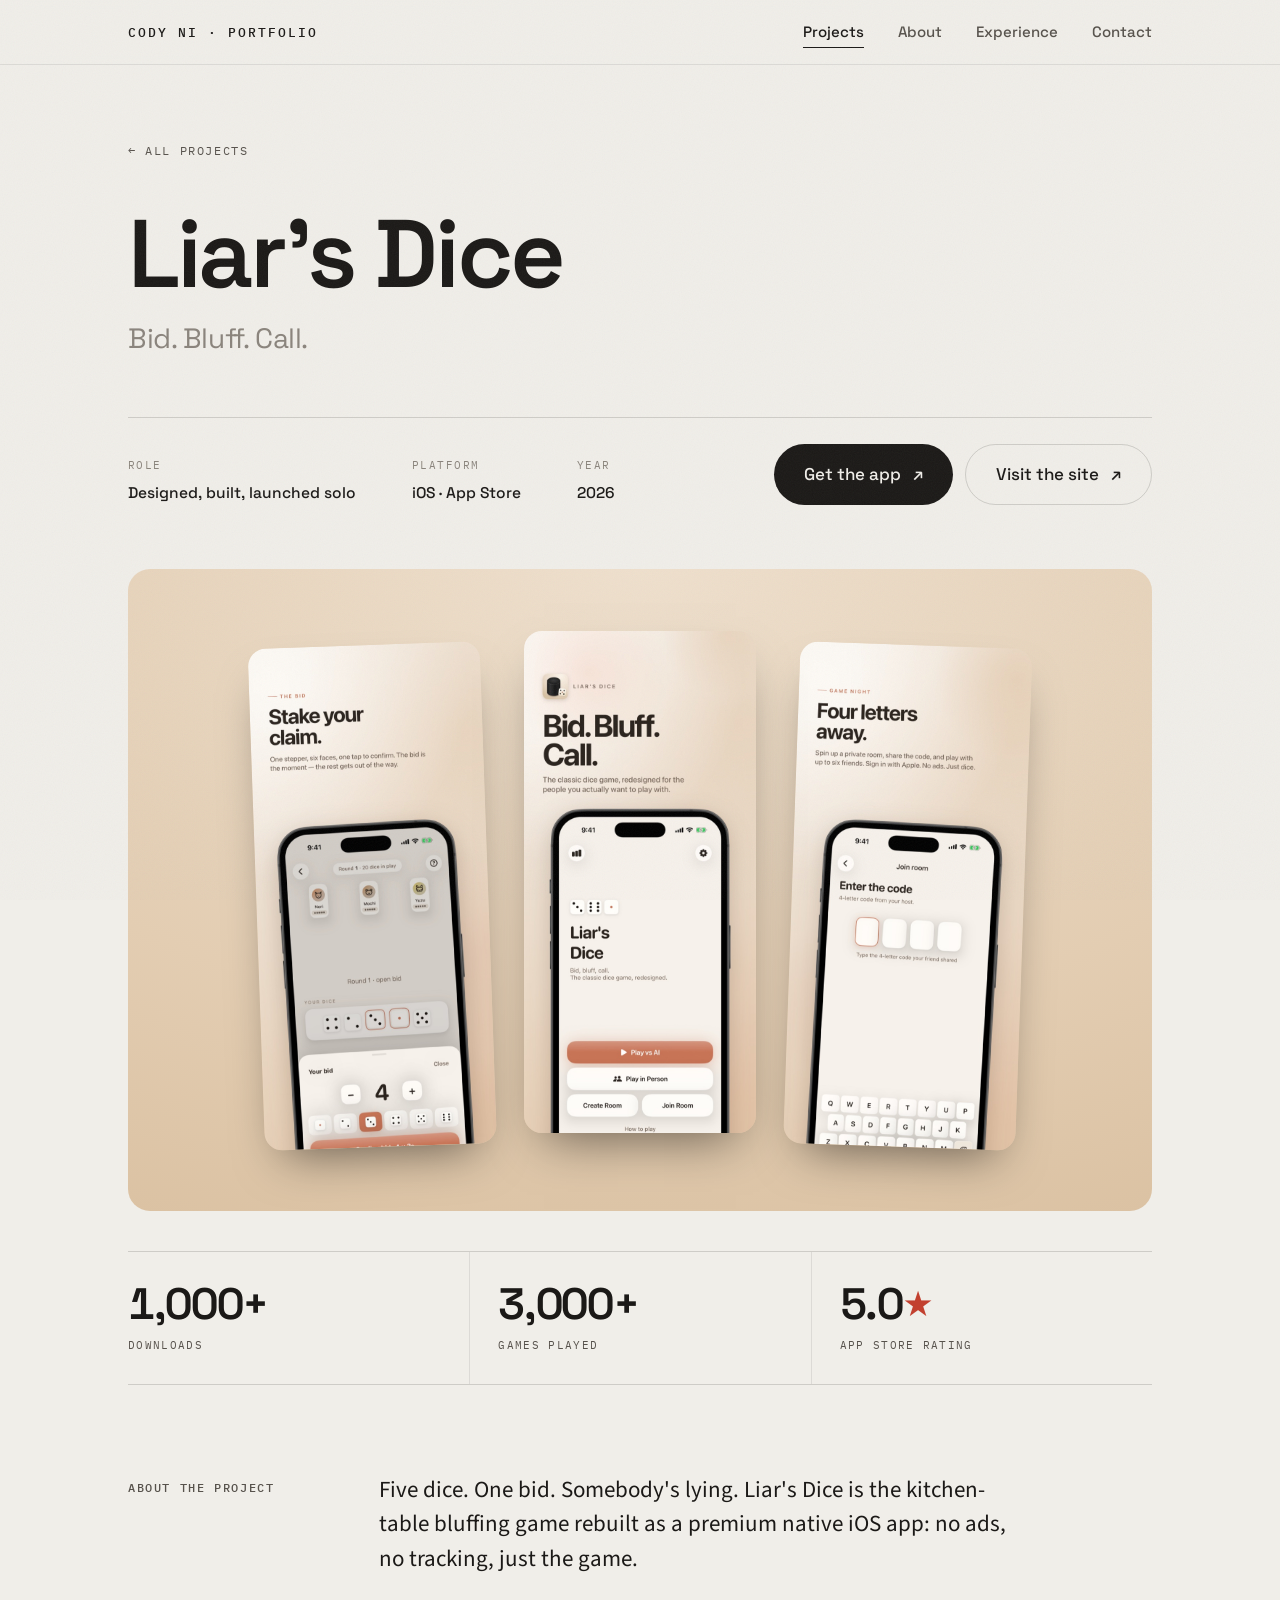
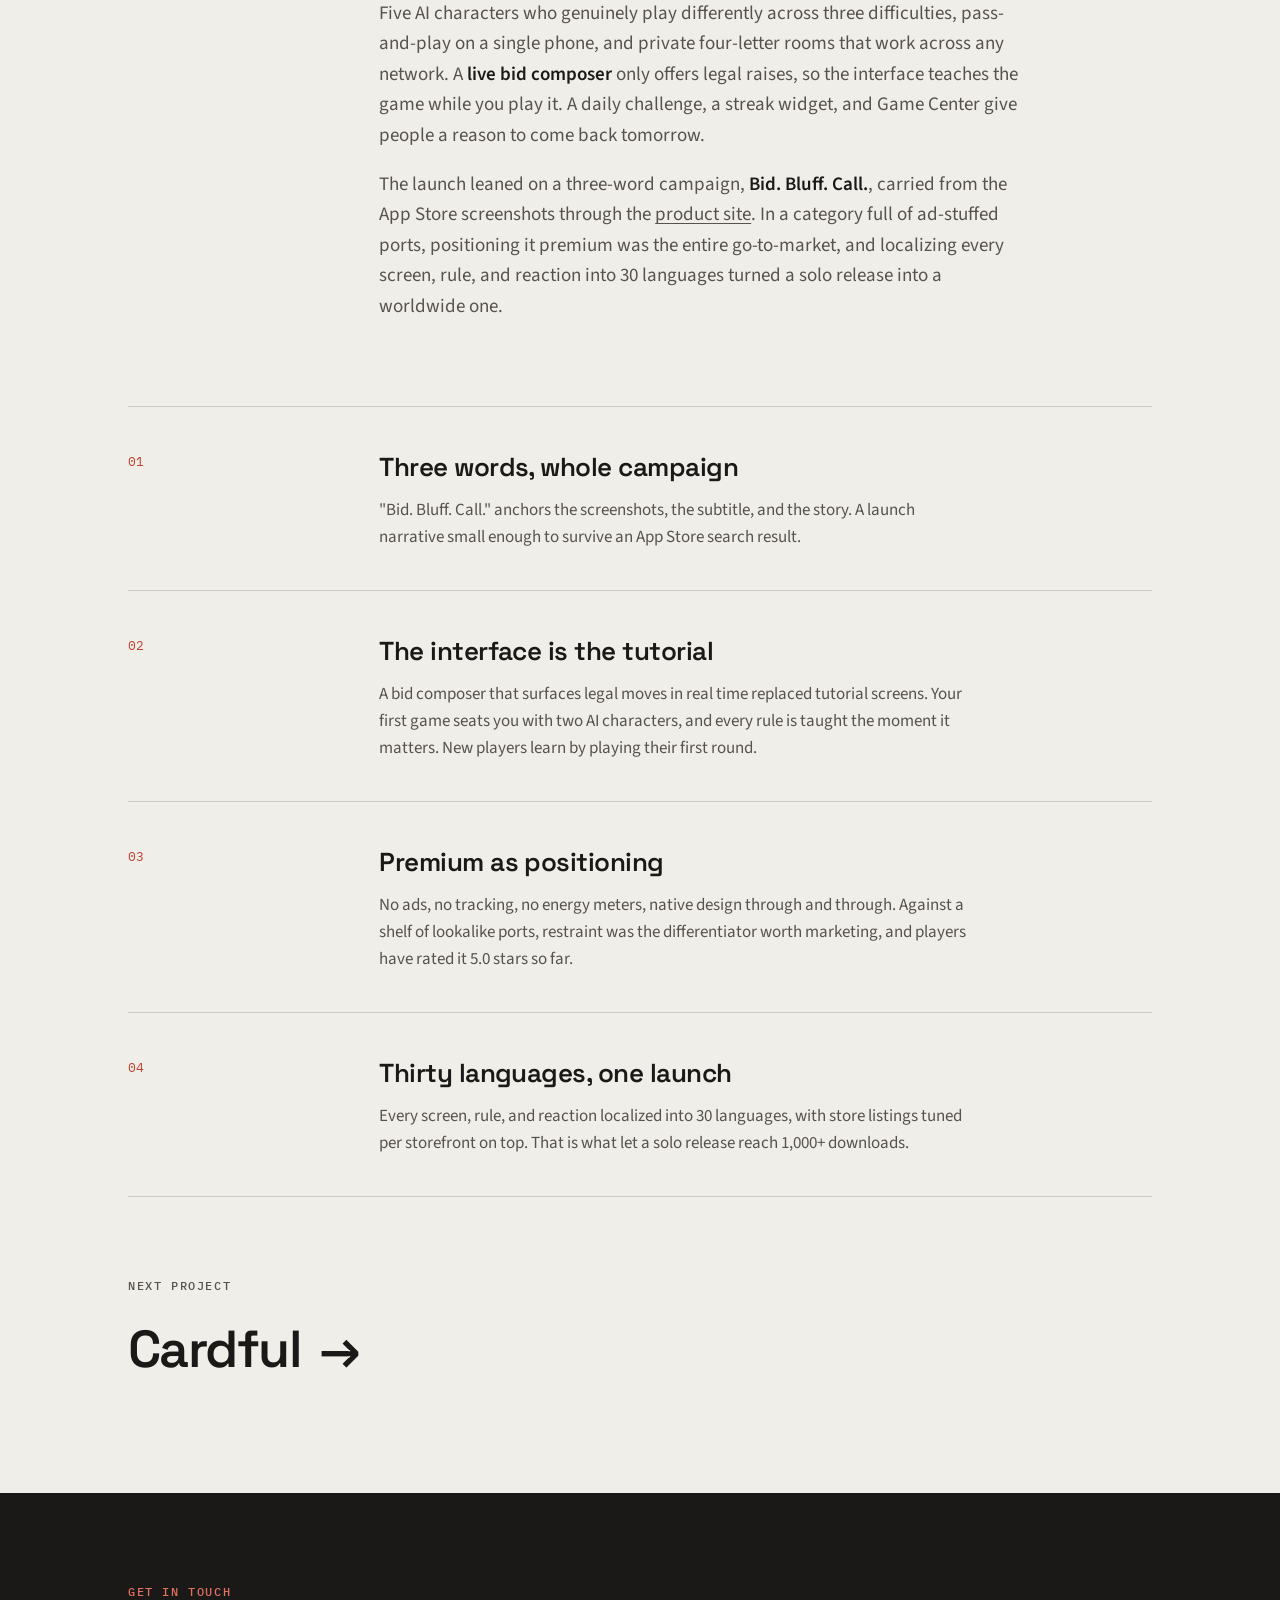
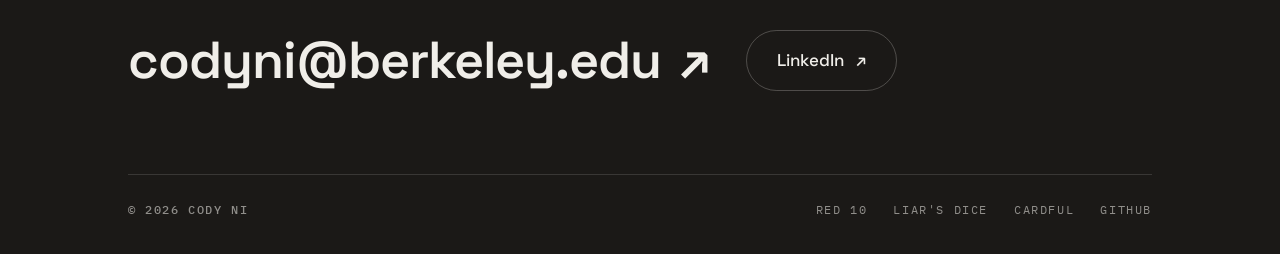
<file: liars-dice.html>
<!DOCTYPE html>
<html lang="en">
<head>
  <meta charset="UTF-8">
  <meta name="viewport" content="width=device-width, initial-scale=1.0">
  <!-- Google tag (gtag.js), GA4 property "Cody Ni Portfolio" -->
  <script async src="https://www.googletagmanager.com/gtag/js?id=G-BJH40EXPVB"></script>
  <script>
    window.dataLayer = window.dataLayer || [];
    function gtag(){dataLayer.push(arguments);}
    gtag('js', new Date());
    gtag('config', 'G-BJH40EXPVB');
  </script>
  <title>Liar's Dice · Cody Ni</title>
  <meta name="description" content="Liar's Dice: Bid. Bluff. Call. The classic bluffing game rebuilt as a premium native iOS app in 30 languages, designed, built, and launched solo by Cody Ni.">
  <link rel="canonical" href="https://codyni123.github.io/liars-dice.html">
  <meta name="robots" content="index, follow, max-image-preview:large">
  <meta property="og:type" content="article">
  <meta property="og:site_name" content="Cody Ni">
  <meta property="og:title" content="Liar's Dice · case study">
  <meta property="og:description" content="Bid. Bluff. Call. The classic bluffing game rebuilt native: five AI characters, private rooms, 30 languages, no ads.">
  <meta property="og:url" content="https://codyni123.github.io/liars-dice.html">
  <meta property="og:image" content="https://codyni123.github.io/assets/og.png">
  <meta property="og:image:width" content="1200">
  <meta property="og:image:height" content="630">
  <meta property="og:image:alt" content="Cody Ni, product marketing, Los Angeles. Markets products, ships apps. Icons for Red 10, Liar's Dice, and Cardful.">
  <meta name="twitter:card" content="summary_large_image">
  <link rel="icon" href="assets/favicon.svg" type="image/svg+xml">
  <link rel="preconnect" href="https://fonts.googleapis.com">
  <link rel="preconnect" href="https://fonts.gstatic.com" crossorigin>
  <link href="https://fonts.googleapis.com/css2?family=Space+Grotesk:wght@400;500;600&amp;family=IBM+Plex+Mono:wght@400;500&amp;family=Source+Sans+3:wght@400;500;600&amp;display=swap" rel="stylesheet">
  <link rel="stylesheet" href="css/style.css">
</head>
<body>

  <header class="site-header">
    <div class="container">
      <a class="wordmark" href="index.html">Cody Ni<span class="wm-tail"> · Portfolio</span></a>
      <nav class="site-nav" aria-label="Main">
        <a href="index.html#projects" aria-current="page">Projects</a>
        <a href="about.html">About</a>
        <a href="resume.html">Experience</a>
        <a href="contact.html">Contact</a>
      </nav>
    </div>
  </header>

  <main>
    <article class="case-top container">
      <a class="backlink fade-up" href="index.html#projects">← All projects</a>

      <div class="case-title">
        <h1 class="fade-up" style="--d:.08s">Liar's Dice</h1>
        <span class="case-sub fade-up" style="--d:.16s">Bid. Bluff. Call.</span>
      </div>

      <div class="case-meta reveal">
        <dl>
          <div><dt>Role</dt><dd>Designed, built, launched solo</dd></div>
          <div><dt>Platform</dt><dd>iOS · App Store</dd></div>
          <div><dt>Year</dt><dd>2026</dd></div>
        </dl>
        <div class="case-actions">
          <a class="btn" href="https://apps.apple.com/app/id6767948698" target="_blank" rel="noopener">Get the app <span class="arrow">↗</span></a>
          <a class="btn btn--ghost" href="https://codyni123.github.io/liars-dice-site/" target="_blank" rel="noopener" title="codyni123.github.io/liars-dice-site">Visit the site <span class="arrow">↗</span></a>
        </div>
      </div>

      <div class="case-band case-band--liarsdice reveal">
        <div class="shot"><img src="assets/ld-bid.jpg" alt="Liar's Dice bid composer screenshot" loading="lazy"></div>
        <div class="shot"><img src="assets/ld-hero.jpg" alt="Liar's Dice App Store creative: Bid. Bluff. Call." loading="lazy"></div>
        <div class="shot"><img src="assets/ld-multiplayer.jpg" alt="Liar's Dice multiplayer rooms" loading="lazy"></div>
      </div>

      <div class="numbers reveal">
        <div class="number"><span class="n-val">1,000+</span><span class="n-key">Downloads</span></div>
        <div class="number"><span class="n-val">3,000+</span><span class="n-key">Games played</span></div>
        <div class="number"><span class="n-val">5.0<span class="star">★</span></span><span class="n-key">App Store rating</span></div>
      </div>

      <div class="case-body">
        <span class="label reveal">About the project</span>
        <div class="case-prose reveal">
          <p class="lede">Five dice. One bid. Somebody's lying. Liar's Dice is the kitchen-table
          bluffing game rebuilt as a premium native iOS app: no ads, no tracking, just the game.</p>
          <p>Five AI characters who genuinely play differently across three difficulties,
          pass-and-play on a single phone, and private four-letter rooms that work across any
          network. A <strong>live bid composer</strong> only offers legal raises, so the
          interface teaches the game while you play it. A daily challenge, a streak widget, and
          Game Center give people a reason to come back tomorrow.</p>
          <p>The launch leaned on a three-word campaign, <strong>Bid. Bluff. Call.</strong>,
          carried from the App Store screenshots through the
          <a class="tlink" href="https://codyni123.github.io/liars-dice-site/" target="_blank" rel="noopener">product site</a>.
          In a category full of ad-stuffed ports, positioning it premium was the entire
          go-to-market, and localizing every screen, rule, and reaction into 30 languages turned
          a solo release into a worldwide one.</p>
        </div>
      </div>

      <div class="case-highlights">
        <div class="highlight reveal">
          <span class="h-num">01</span>
          <div>
            <h3>Three words, whole campaign</h3>
            <p>"Bid. Bluff. Call." anchors the screenshots, the subtitle, and the story. A launch
            narrative small enough to survive an App Store search result.</p>
          </div>
        </div>
        <div class="highlight reveal">
          <span class="h-num">02</span>
          <div>
            <h3>The interface is the tutorial</h3>
            <p>A bid composer that surfaces legal moves in real time replaced tutorial screens.
            Your first game seats you with two AI characters, and every rule is taught the moment
            it matters. New players learn by playing their first round.</p>
          </div>
        </div>
        <div class="highlight reveal">
          <span class="h-num">03</span>
          <div>
            <h3>Premium as positioning</h3>
            <p>No ads, no tracking, no energy meters, native design through and through. Against
            a shelf of lookalike ports, restraint was the differentiator worth marketing, and
            players have rated it 5.0 stars so far.</p>
          </div>
        </div>
        <div class="highlight reveal">
          <span class="h-num">04</span>
          <div>
            <h3>Thirty languages, one launch</h3>
            <p>Every screen, rule, and reaction localized into 30 languages, with store listings
            tuned per storefront on top. That is what let a solo release reach 1,000+ downloads.</p>
          </div>
        </div>
      </div>

      <div class="case-next reveal">
        <div>
          <span class="label">Next project</span>
          <a class="next-link" href="cardful.html">Cardful <span class="arrow">→</span></a>
        </div>

      </div>
    </article>
  </main>

  <footer class="site-footer">
    <div class="container">
      <div class="footer-cta reveal">
        <span class="label">Get in touch</span>
        <div class="footer-contact">
          <a class="footer-email" href="mailto:codyni@berkeley.edu">codyni@berkeley.edu <span class="arrow">↗</span></a>
          <a class="btn btn--ghost" href="https://www.linkedin.com/in/codyni123" target="_blank" rel="noopener">LinkedIn <span class="arrow">↗</span></a>
        </div>
      </div>
      <div class="footer-meta">
        <span class="label">© 2026 Cody Ni</span>
        <div class="footer-links">
          <a href="https://red10.web.app/" target="_blank" rel="noopener">Red 10</a>
          <a href="https://codyni123.github.io/liars-dice-site/" target="_blank" rel="noopener">Liar's Dice</a>
          <a href="https://getcardful.pages.dev/" target="_blank" rel="noopener">Cardful</a>
          <a href="https://github.com/codyni123" target="_blank" rel="noopener">GitHub</a>
        </div>
      </div>
    </div>
  </footer>

  <script src="js/main.js"></script>
</body>
</html>
</file>
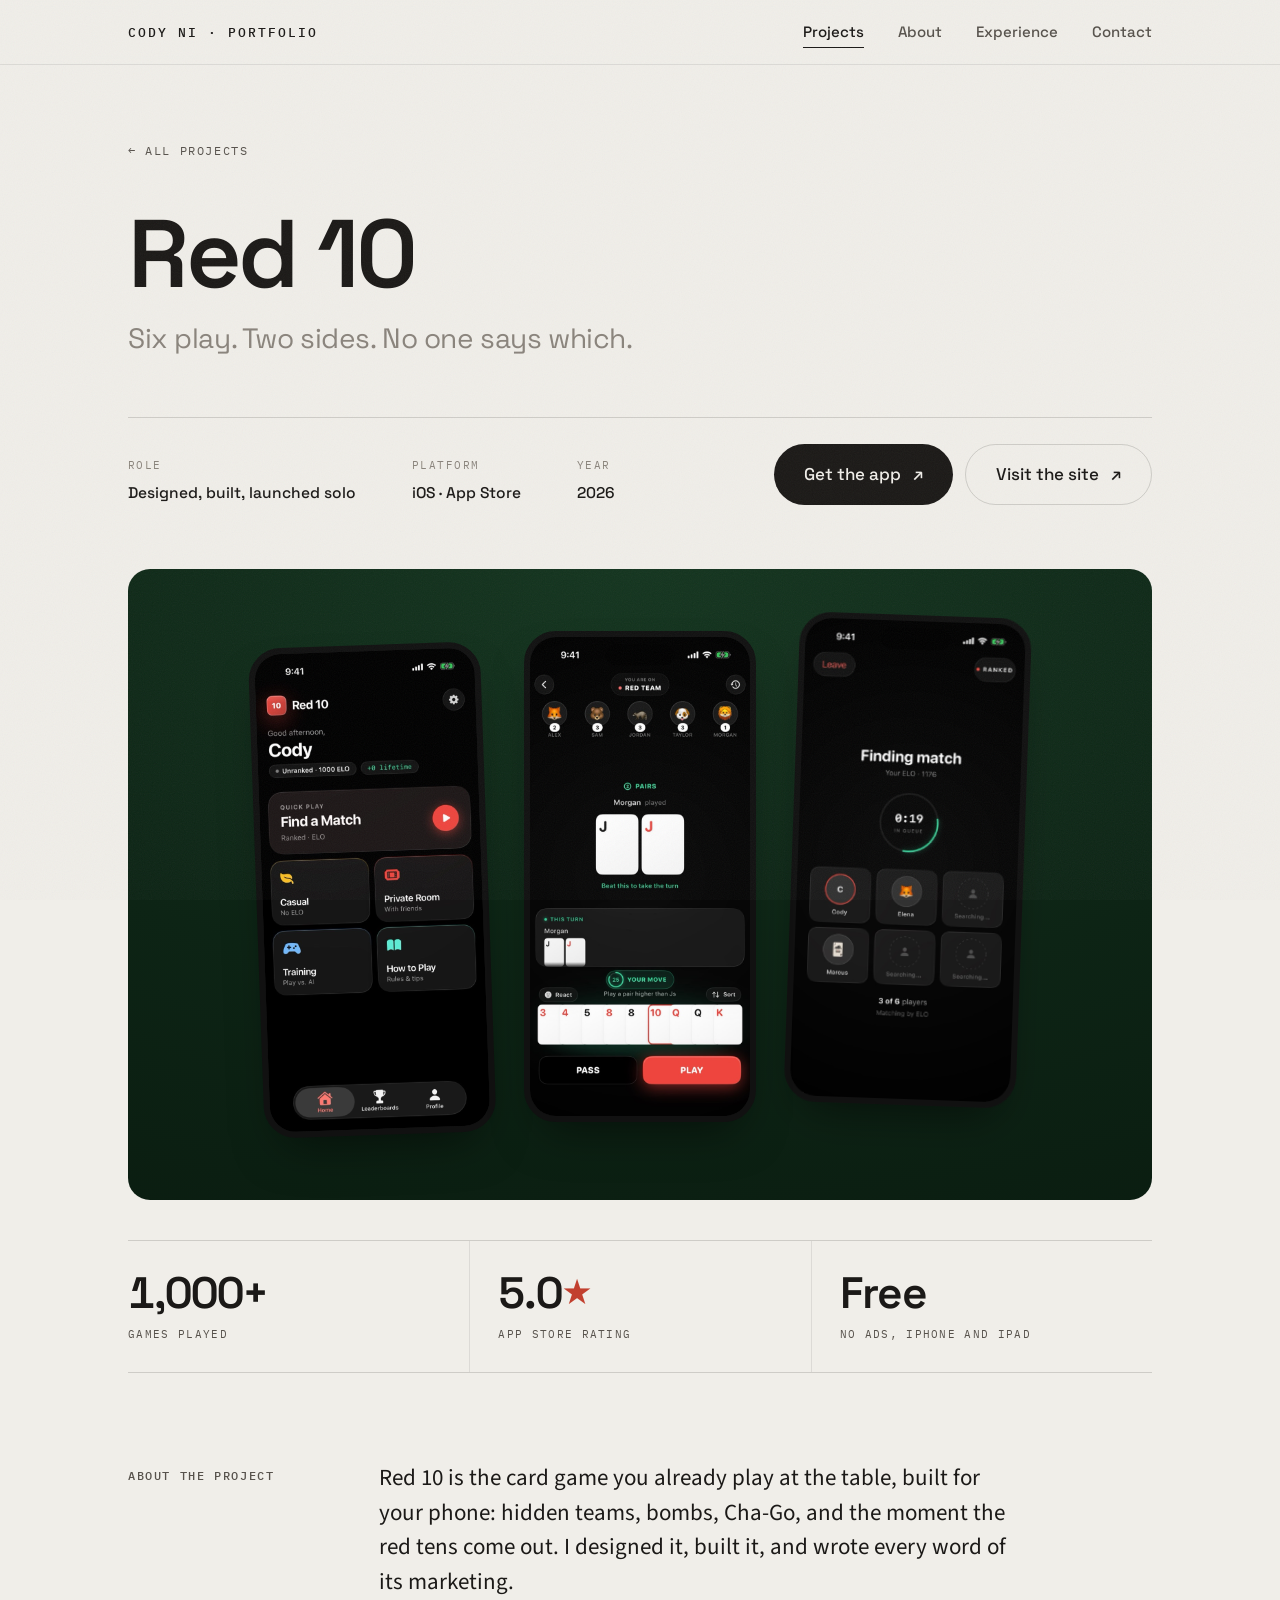
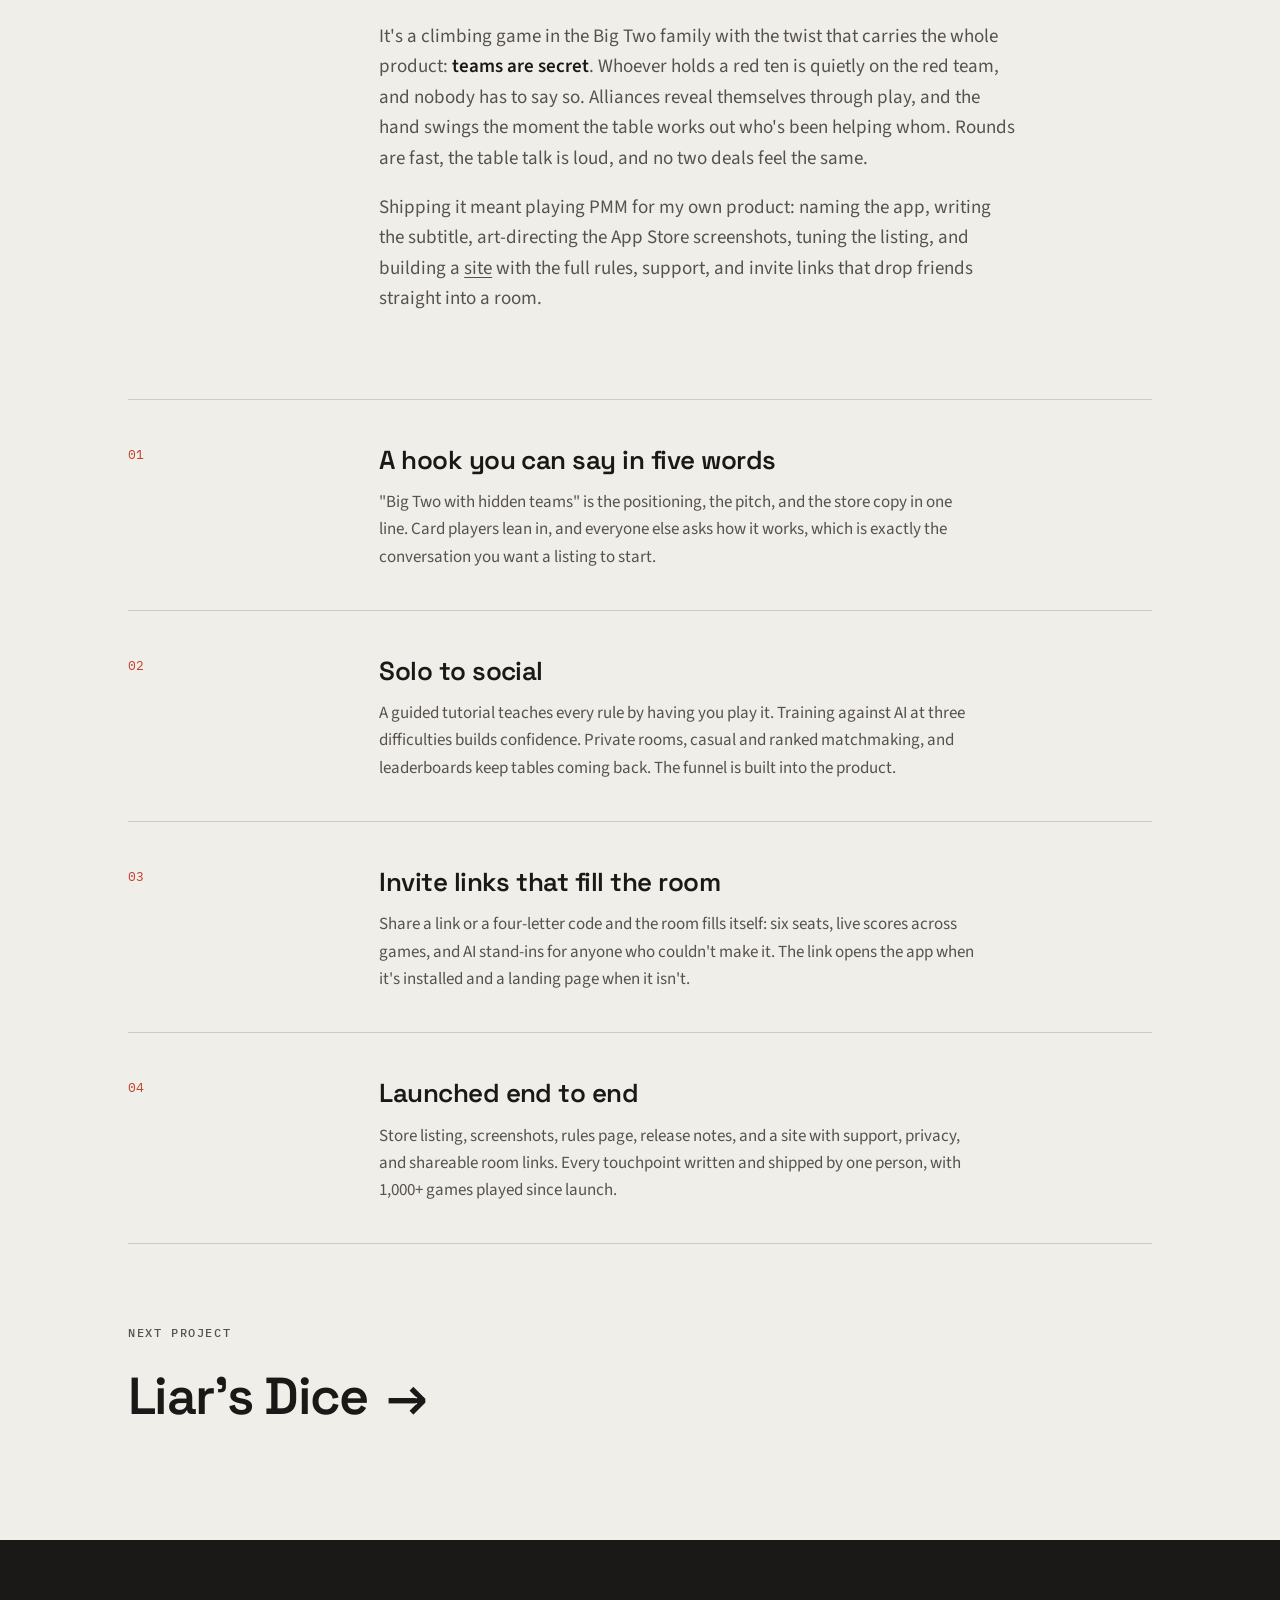
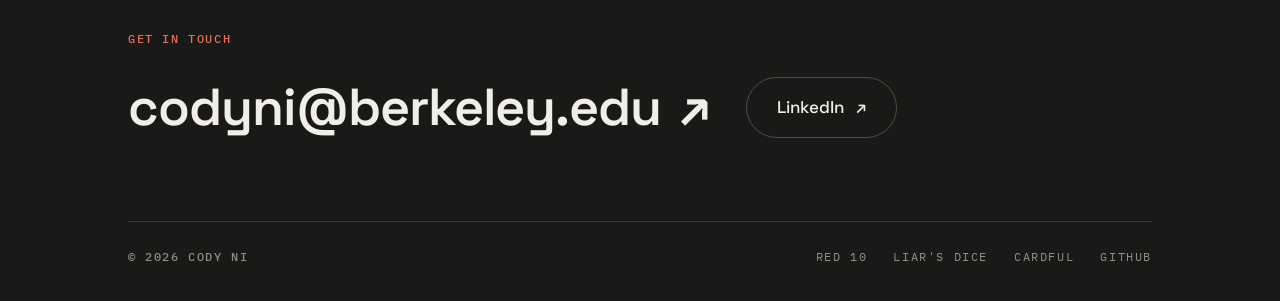
<file: red-10.html>
<!DOCTYPE html>
<html lang="en">
<head>
  <meta charset="UTF-8">
  <meta name="viewport" content="width=device-width, initial-scale=1.0">
  <!-- Google tag (gtag.js), GA4 property "Cody Ni Portfolio" -->
  <script async src="https://www.googletagmanager.com/gtag/js?id=G-BJH40EXPVB"></script>
  <script>
    window.dataLayer = window.dataLayer || [];
    function gtag(){dataLayer.push(arguments);}
    gtag('js', new Date());
    gtag('config', 'G-BJH40EXPVB');
  </script>
  <title>Red 10 · Cody Ni</title>
  <meta name="description" content="Red 10: Six play. Two sides. No one says which. A six-player card game of hidden teams, designed, built, and launched solo on the App Store by Cody Ni.">
  <link rel="canonical" href="https://codyni123.github.io/red-10.html">
  <meta name="robots" content="index, follow, max-image-preview:large">
  <meta property="og:type" content="article">
  <meta property="og:site_name" content="Cody Ni">
  <meta property="og:title" content="Red 10 · case study">
  <meta property="og:description" content="Six play. Two sides. No one says which. A six-player hidden-teams card game taken from first sketch to the App Store, solo.">
  <meta property="og:url" content="https://codyni123.github.io/red-10.html">
  <meta property="og:image" content="https://codyni123.github.io/assets/og.png">
  <meta property="og:image:width" content="1200">
  <meta property="og:image:height" content="630">
  <meta property="og:image:alt" content="Cody Ni, product marketing, Los Angeles. Markets products, ships apps. Icons for Red 10, Liar's Dice, and Cardful.">
  <meta name="twitter:card" content="summary_large_image">
  <link rel="icon" href="assets/favicon.svg" type="image/svg+xml">
  <link rel="preconnect" href="https://fonts.googleapis.com">
  <link rel="preconnect" href="https://fonts.gstatic.com" crossorigin>
  <link href="https://fonts.googleapis.com/css2?family=Space+Grotesk:wght@400;500;600&amp;family=IBM+Plex+Mono:wght@400;500&amp;family=Source+Sans+3:wght@400;500;600&amp;display=swap" rel="stylesheet">
  <link rel="stylesheet" href="css/style.css">
</head>
<body>

  <header class="site-header">
    <div class="container">
      <a class="wordmark" href="index.html">Cody Ni<span class="wm-tail"> · Portfolio</span></a>
      <nav class="site-nav" aria-label="Main">
        <a href="index.html#projects" aria-current="page">Projects</a>
        <a href="about.html">About</a>
        <a href="resume.html">Experience</a>
        <a href="contact.html">Contact</a>
      </nav>
    </div>
  </header>

  <main>
    <article class="case-top container">
      <a class="backlink fade-up" href="index.html#projects">← All projects</a>

      <div class="case-title">
        <h1 class="fade-up" style="--d:.08s">Red 10</h1>
        <span class="case-sub fade-up" style="--d:.16s">Six play. Two sides. No one says which.</span>
      </div>

      <div class="case-meta reveal">
        <dl>
          <div><dt>Role</dt><dd>Designed, built, launched solo</dd></div>
          <div><dt>Platform</dt><dd>iOS · App Store</dd></div>
          <div><dt>Year</dt><dd>2026</dd></div>
        </dl>
        <div class="case-actions">
          <a class="btn" href="https://apps.apple.com/app/id6762503277" target="_blank" rel="noopener">Get the app <span class="arrow">↗</span></a>
          <a class="btn btn--ghost" href="https://red10.web.app/" target="_blank" rel="noopener" title="red10.web.app">Visit the site <span class="arrow">↗</span></a>
        </div>
      </div>

      <div class="case-band case-band--red10 reveal">
        <div class="shot phone"><img src="assets/red10-home.jpg" alt="Red 10 home screen" loading="lazy"></div>
        <div class="shot phone"><img src="assets/red10-table.jpg" alt="Red 10 mid-game table with hidden teams" loading="lazy"></div>
        <div class="shot phone"><img src="assets/red10-ranked.jpg" alt="Red 10 ranked play" loading="lazy"></div>
      </div>

      <div class="numbers reveal">
        <div class="number"><span class="n-val">1,000+</span><span class="n-key">Games played</span></div>
        <div class="number"><span class="n-val">5.0<span class="star">★</span></span><span class="n-key">App Store rating</span></div>
        <div class="number"><span class="n-val">Free</span><span class="n-key">No ads, iPhone and iPad</span></div>
      </div>

      <div class="case-body">
        <span class="label reveal">About the project</span>
        <div class="case-prose reveal">
          <p class="lede">Red 10 is the card game you already play at the table, built for your
          phone: hidden teams, bombs, Cha-Go, and the moment the red tens come out. I designed
          it, built it, and wrote every word of its marketing.</p>
          <p>It's a climbing game in the Big Two family with the twist that carries the whole
          product: <strong>teams are secret</strong>. Whoever holds a red ten is quietly on the
          red team, and nobody has to say so. Alliances reveal themselves through play, and the
          hand swings the moment the table works out who's been helping whom. Rounds are fast,
          the table talk is loud, and no two deals feel the same.</p>
          <p>Shipping it meant playing PMM for my own product: naming the app, writing the
          subtitle, art-directing the App Store screenshots, tuning the listing, and building a
          <a class="tlink" href="https://red10.web.app/" target="_blank" rel="noopener">site</a>
          with the full rules, support, and invite links that drop friends straight into a room.</p>
        </div>
      </div>

      <div class="case-highlights">
        <div class="highlight reveal">
          <span class="h-num">01</span>
          <div>
            <h3>A hook you can say in five words</h3>
            <p>"Big Two with hidden teams" is the positioning, the pitch, and the store copy in
            one line. Card players lean in, and everyone else asks how it works, which is exactly
            the conversation you want a listing to start.</p>
          </div>
        </div>
        <div class="highlight reveal">
          <span class="h-num">02</span>
          <div>
            <h3>Solo to social</h3>
            <p>A guided tutorial teaches every rule by having you play it. Training against AI at
            three difficulties builds confidence. Private rooms, casual and ranked matchmaking,
            and leaderboards keep tables coming back. The funnel is built into the product.</p>
          </div>
        </div>
        <div class="highlight reveal">
          <span class="h-num">03</span>
          <div>
            <h3>Invite links that fill the room</h3>
            <p>Share a link or a four-letter code and the room fills itself: six seats, live
            scores across games, and AI stand-ins for anyone who couldn't make it. The link opens
            the app when it's installed and a landing page when it isn't.</p>
          </div>
        </div>
        <div class="highlight reveal">
          <span class="h-num">04</span>
          <div>
            <h3>Launched end to end</h3>
            <p>Store listing, screenshots, rules page, release notes, and a site with support,
            privacy, and shareable room links. Every touchpoint written and shipped by one
            person, with 1,000+ games played since launch.</p>
          </div>
        </div>
      </div>

      <div class="case-next reveal">
        <div>
          <span class="label">Next project</span>
          <a class="next-link" href="liars-dice.html">Liar's Dice <span class="arrow">→</span></a>
        </div>

      </div>
    </article>
  </main>

  <footer class="site-footer">
    <div class="container">
      <div class="footer-cta reveal">
        <span class="label">Get in touch</span>
        <div class="footer-contact">
          <a class="footer-email" href="mailto:codyni@berkeley.edu">codyni@berkeley.edu <span class="arrow">↗</span></a>
          <a class="btn btn--ghost" href="https://www.linkedin.com/in/codyni123" target="_blank" rel="noopener">LinkedIn <span class="arrow">↗</span></a>
        </div>
      </div>
      <div class="footer-meta">
        <span class="label">© 2026 Cody Ni</span>
        <div class="footer-links">
          <a href="https://red10.web.app/" target="_blank" rel="noopener">Red 10</a>
          <a href="https://codyni123.github.io/liars-dice-site/" target="_blank" rel="noopener">Liar's Dice</a>
          <a href="https://getcardful.pages.dev/" target="_blank" rel="noopener">Cardful</a>
          <a href="https://github.com/codyni123" target="_blank" rel="noopener">GitHub</a>
        </div>
      </div>
    </div>
  </footer>

  <script src="js/main.js"></script>
</body>
</html>
</file>
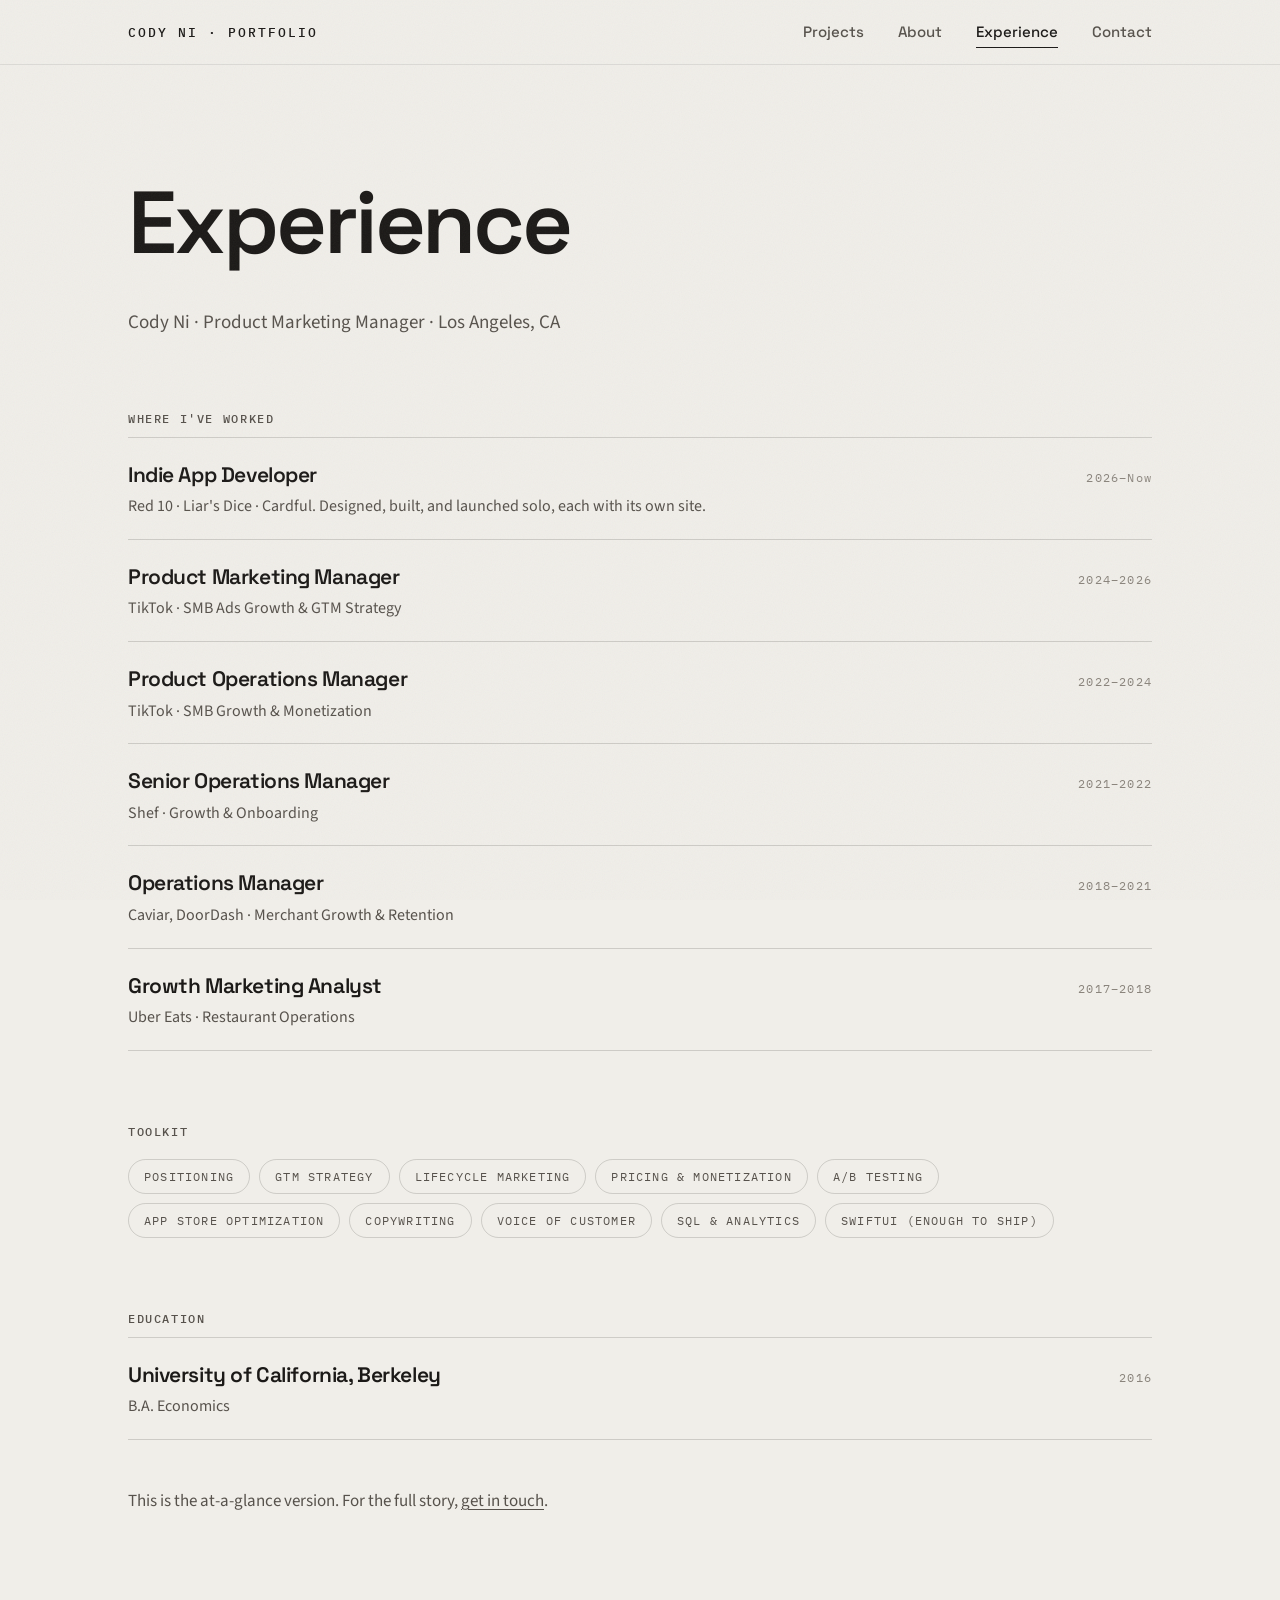
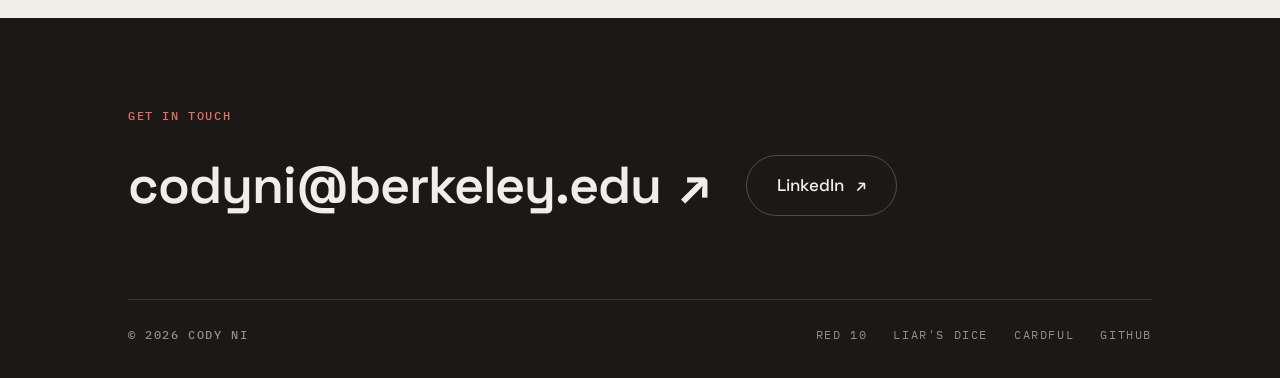
<file: resume.html>
<!DOCTYPE html>
<html lang="en">
<head>
  <meta charset="UTF-8">
  <meta name="viewport" content="width=device-width, initial-scale=1.0">
  <!-- Google tag (gtag.js), GA4 property "Cody Ni Portfolio" -->
  <script async src="https://www.googletagmanager.com/gtag/js?id=G-BJH40EXPVB"></script>
  <script>
    window.dataLayer = window.dataLayer || [];
    function gtag(){dataLayer.push(arguments);}
    gtag('js', new Date());
    gtag('config', 'G-BJH40EXPVB');
  </script>
  <title>Experience · Cody Ni</title>
  <meta name="description" content="Where Cody Ni has worked: TikTok, Shef, Caviar (DoorDash), Uber Eats, and three iOS apps shipped solo.">
  <link rel="canonical" href="https://codyni123.github.io/resume.html">
  <meta name="robots" content="index, follow, max-image-preview:large">
  <meta property="og:type" content="profile">
  <meta property="og:site_name" content="Cody Ni">
  <meta property="og:title" content="Cody Ni · Experience">
  <meta property="og:description" content="Product Marketing Manager · Los Angeles, CA">
  <meta property="og:url" content="https://codyni123.github.io/resume.html">
  <meta property="og:image" content="https://codyni123.github.io/assets/og.png">
  <meta property="og:image:width" content="1200">
  <meta property="og:image:height" content="630">
  <meta property="og:image:alt" content="Cody Ni, product marketing, Los Angeles. Markets products, ships apps. Icons for Red 10, Liar's Dice, and Cardful.">
  <meta name="twitter:card" content="summary_large_image">
  <link rel="icon" href="assets/favicon.svg" type="image/svg+xml">
  <link rel="preconnect" href="https://fonts.googleapis.com">
  <link rel="preconnect" href="https://fonts.gstatic.com" crossorigin>
  <link href="https://fonts.googleapis.com/css2?family=Space+Grotesk:wght@400;500;600&amp;family=IBM+Plex+Mono:wght@400;500&amp;family=Source+Sans+3:wght@400;500;600&amp;display=swap" rel="stylesheet">
  <link rel="stylesheet" href="css/style.css">
</head>
<body>

  <header class="site-header">
    <div class="container">
      <a class="wordmark" href="index.html">Cody Ni<span class="wm-tail"> · Portfolio</span></a>
      <nav class="site-nav" aria-label="Main">
        <a href="index.html#projects">Projects</a>
        <a href="about.html">About</a>
        <a href="resume.html" aria-current="page">Experience</a>
        <a href="contact.html">Contact</a>
      </nav>
    </div>
  </header>

  <main>
    <section class="resume-top container">
      <div class="title-row">
        <div>
          <h1 class="fade-up">Experience</h1>
          <p class="sub fade-up" style="--d:.1s">Cody Ni · Product Marketing Manager · Los Angeles, CA</p>
        </div>
      </div>

      <div class="resume-section">
        <span class="label">Where I've worked</span>
        <div class="exp-list" style="margin-top: 8px;">
          <div class="exp-row reveal">
            <div>
              <h3>Indie App Developer</h3>
              <div class="org">Red 10 · Liar's Dice · Cardful. Designed, built, and launched solo, each with its own site.</div>
            </div>
            <span class="years">2026–Now</span>
          </div>
          <div class="exp-row reveal">
            <div>
              <h3>Product Marketing Manager</h3>
              <div class="org">TikTok · SMB Ads Growth &amp; GTM Strategy</div>
            </div>
            <span class="years">2024–2026</span>
          </div>
          <div class="exp-row reveal">
            <div>
              <h3>Product Operations Manager</h3>
              <div class="org">TikTok · SMB Growth &amp; Monetization</div>
            </div>
            <span class="years">2022–2024</span>
          </div>
          <div class="exp-row reveal">
            <div>
              <h3>Senior Operations Manager</h3>
              <div class="org">Shef · Growth &amp; Onboarding</div>
            </div>
            <span class="years">2021–2022</span>
          </div>
          <div class="exp-row reveal">
            <div>
              <h3>Operations Manager</h3>
              <div class="org">Caviar, DoorDash · Merchant Growth &amp; Retention</div>
            </div>
            <span class="years">2018–2021</span>
          </div>
          <div class="exp-row reveal">
            <div>
              <h3>Growth Marketing Analyst</h3>
              <div class="org">Uber Eats · Restaurant Operations</div>
            </div>
            <span class="years">2017–2018</span>
          </div>
        </div>
      </div>

      <div class="resume-section reveal">
        <span class="label" style="display:block; margin-bottom:18px;">Toolkit</span>
        <div class="toolkit">
          <span class="tag">Positioning</span>
          <span class="tag">GTM Strategy</span>
          <span class="tag">Lifecycle Marketing</span>
          <span class="tag">Pricing &amp; Monetization</span>
          <span class="tag">A/B Testing</span>
          <span class="tag">App Store Optimization</span>
          <span class="tag">Copywriting</span>
          <span class="tag">Voice of Customer</span>
          <span class="tag">SQL &amp; Analytics</span>
          <span class="tag">SwiftUI (enough to ship)</span>
        </div>
      </div>

      <div class="resume-section">
        <span class="label">Education</span>
        <div class="exp-list" style="margin-top: 8px;">
          <div class="exp-row reveal">
            <div>
              <h3>University of California, Berkeley</h3>
              <div class="org">B.A. Economics</div>
            </div>
            <span class="years">2016</span>
          </div>
        </div>
      </div>

      <p class="reveal" style="margin-top: clamp(32px, 5vw, 48px); color: var(--ink-2); max-width: 520px;">
        This is the at-a-glance version. For the full story,
        <a class="tlink" href="contact.html">get in touch</a>.
      </p>
    </section>
  </main>

  <footer class="site-footer">
    <div class="container">
      <div class="footer-cta reveal">
        <span class="label">Get in touch</span>
        <div class="footer-contact">
          <a class="footer-email" href="mailto:codyni@berkeley.edu">codyni@berkeley.edu <span class="arrow">↗</span></a>
          <a class="btn btn--ghost" href="https://www.linkedin.com/in/codyni123" target="_blank" rel="noopener">LinkedIn <span class="arrow">↗</span></a>
        </div>
      </div>
      <div class="footer-meta">
        <span class="label">© 2026 Cody Ni</span>
        <div class="footer-links">
          <a href="https://red10.web.app/" target="_blank" rel="noopener">Red 10</a>
          <a href="https://codyni123.github.io/liars-dice-site/" target="_blank" rel="noopener">Liar's Dice</a>
          <a href="https://getcardful.pages.dev/" target="_blank" rel="noopener">Cardful</a>
          <a href="https://github.com/codyni123" target="_blank" rel="noopener">GitHub</a>
        </div>
      </div>
    </div>
  </footer>

  <script src="js/main.js"></script>
</body>
</html>
</file>
<file: css/style.css>
/* ============================================================
   Cody Ni, portfolio
   2026 editorial: big type, warm paper, tactile detail
   ============================================================ */

/* soft cross-fade between pages (progressive enhancement) */
@view-transition { navigation: auto; }

::view-transition-old(root),
::view-transition-new(root) { animation-duration: 0.22s; }

:root {
  --paper: #f0eee9;
  --paper-raised: #f7f5f1;
  --ink: #1b1917;
  --ink-2: #57524c;
  --ink-3: #8a847c;
  --line: rgba(27, 25, 23, 0.16);
  --line-soft: rgba(27, 25, 23, 0.09);
  --red: #c2402f;
  --red-soft: #e2705f;
  --green: #3d8a5c;
  --pill: #1b1917;
  --pill-text: #f0eee9;

  --font-display: "Space Grotesk", "Helvetica Neue", Arial, sans-serif;
  --font-mono: "IBM Plex Mono", "SF Mono", Menlo, monospace;
  --font-body: "Source Sans 3", -apple-system, "Segoe UI", sans-serif;

  --container: 1120px;
  --pad: clamp(20px, 4.5vw, 48px);

  --ease-out: cubic-bezier(0.22, 1, 0.36, 1);
}

/* ---------- base ---------- */

*, *::before, *::after { box-sizing: border-box; }

html {
  scroll-behavior: smooth;
  -webkit-text-size-adjust: 100%;
}

[id] { scroll-margin-top: 78px; }

:focus-visible { outline: 2px solid var(--red); outline-offset: 3px; border-radius: 4px; }

body {
  margin: 0;
  background: var(--paper);
  color: var(--ink);
  font-family: var(--font-body);
  font-size: 17px;
  line-height: 1.6;
  -webkit-font-smoothing: antialiased;
  text-rendering: optimizeLegibility;
}

/* faint paper grain: the tactile detail */
body::after {
  content: "";
  position: fixed;
  inset: 0;
  z-index: 999;
  pointer-events: none;
  opacity: 0.05;
  background-image: url("data:image/svg+xml,%3Csvg xmlns='http://www.w3.org/2000/svg' width='180' height='180'%3E%3Cfilter id='n'%3E%3CfeTurbulence type='fractalNoise' baseFrequency='0.9' numOctaves='2' stitchTiles='stitch'/%3E%3C/filter%3E%3Crect width='100%25' height='100%25' filter='url(%23n)'/%3E%3C/svg%3E");
}

::selection { background: var(--red); color: var(--paper); }

img { max-width: 100%; display: block; }

a { color: inherit; text-decoration: none; }

h1, h2, h3 { margin: 0; font-family: var(--font-display); font-weight: 600; letter-spacing: -0.02em; text-wrap: balance; }

p { margin: 0 0 1em; text-wrap: pretty; }
p:last-child { margin-bottom: 0; }

.container {
  max-width: var(--container);
  margin: 0 auto;
  padding-left: var(--pad);
  padding-right: var(--pad);
}

/* mono label: the site's connective tissue */
.label {
  font-family: var(--font-mono);
  font-size: 11.5px;
  font-weight: 500;
  letter-spacing: 0.14em;
  text-transform: uppercase;
  color: var(--ink-2);
}

/* two-tone accent inside display type */
h1 .muted { color: var(--ink-3); }

/* availability dot */
.dot {
  display: inline-block;
  width: 8px;
  height: 8px;
  border-radius: 50%;
  background: var(--green);
  margin-right: 9px;
  vertical-align: 1px;
  animation: pulse 2.6s ease-in-out infinite;
}

@keyframes pulse {
  0%, 100% { box-shadow: 0 0 0 0 rgba(61, 138, 92, 0.35); }
  50% { box-shadow: 0 0 0 5px rgba(61, 138, 92, 0); }
}

/* ---------- header ---------- */

.site-header {
  position: sticky;
  top: 0;
  z-index: 50;
  view-transition-name: site-header; /* header holds still while pages cross-fade */
  background: color-mix(in srgb, var(--paper) 88%, transparent);
  backdrop-filter: blur(10px);
  -webkit-backdrop-filter: blur(10px);
  border-bottom: 1px solid var(--line-soft);
}

.site-header .container {
  display: flex;
  align-items: center;
  justify-content: space-between;
  height: 64px;
}

.site-header.scrolled {
  border-bottom-color: var(--line);
  background: color-mix(in srgb, var(--paper) 94%, transparent);
}

.wordmark {
  font-family: var(--font-mono);
  font-size: 12.5px;
  font-weight: 500;
  letter-spacing: 0.16em;
  text-transform: uppercase;
}

.wordmark:hover { color: var(--red); }

.site-nav {
  display: flex;
  gap: clamp(18px, 3vw, 34px);
}

.site-nav a {
  font-family: var(--font-display);
  font-size: 15px;
  font-weight: 500;
  color: var(--ink-2);
  position: relative;
  padding: 4px 0;
}

.site-nav a::after {
  content: "";
  position: absolute;
  left: 0;
  bottom: 0;
  height: 1.5px;
  width: 100%;
  background: var(--ink);
  transform: scaleX(0);
  transform-origin: right;
  transition: transform 0.35s var(--ease-out);
}

.site-nav a:hover { color: var(--ink); }
.site-nav a:hover::after { transform: scaleX(1); transform-origin: left; }

.site-nav a[aria-current="page"] { color: var(--ink); }
.site-nav a[aria-current="page"]::after { transform: scaleX(1); }

/* ---------- footer (dark) ---------- */

.site-footer {
  background: var(--ink);
  color: var(--paper);
  margin-top: clamp(64px, 8vw, 110px);
  padding: clamp(56px, 7vw, 96px) 0 34px;
}

.site-footer .label { color: rgba(240, 238, 233, 0.5); }

.site-footer--slim { padding-top: 34px; }

.footer-cta { margin-bottom: clamp(44px, 6vw, 72px); }

.footer-cta .label { display: block; margin-bottom: 18px; color: var(--red-soft); }

.footer-email {
  font-family: var(--font-display);
  font-weight: 600;
  font-size: clamp(26px, 4.6vw, 52px);
  letter-spacing: -0.02em;
  display: inline-flex;
  align-items: baseline;
  gap: 0.35em;
  color: var(--paper);
  transition: color 0.3s;
}

.footer-email .arrow { transition: transform 0.3s var(--ease-out); display: inline-block; }
.footer-email:hover { color: var(--red-soft); }
.footer-email:hover .arrow { transform: translate(5px, -5px); }

/* email + LinkedIn side by side; the pill wraps under the email on small screens */
.footer-contact { display: flex; flex-wrap: wrap; align-items: center; gap: 16px clamp(22px, 3vw, 36px); }

/* ghost pill on the dark footer: the light ghost button, inverted */
.site-footer .btn--ghost { color: var(--paper); border-color: rgba(240, 238, 233, 0.24); }
.site-footer .btn--ghost:hover { background: var(--paper); border-color: var(--paper); color: var(--ink); }

.footer-meta {
  display: flex;
  flex-wrap: wrap;
  align-items: center;
  justify-content: space-between;
  gap: 14px 28px;
  border-top: 1px solid rgba(240, 238, 233, 0.14);
  padding-top: 26px;
}

.footer-links { display: flex; gap: 26px; }

.footer-links a,
.footer-meta .label { font-family: var(--font-mono); font-size: 11.5px; letter-spacing: 0.14em; text-transform: uppercase; color: rgba(240, 238, 233, 0.55); transition: color 0.25s; }

.footer-links a:hover { color: var(--paper); }

/* ---------- buttons ---------- */

.btn {
  border: 0;
  cursor: pointer;
  display: inline-flex;
  align-items: center;
  gap: 12px;
  background: var(--pill);
  color: var(--pill-text);
  font-family: var(--font-display);
  font-weight: 500;
  font-size: 17px;
  padding: 16px 30px;
  border-radius: 999px;
  transition: transform 0.3s var(--ease-out), box-shadow 0.3s var(--ease-out), background 0.3s;
}

.btn .arrow { transition: transform 0.3s var(--ease-out); }

.btn:hover {
  transform: translateY(-2px);
  box-shadow: 0 10px 28px -10px rgba(27, 25, 23, 0.45);
}

.btn:hover .arrow { transform: translate(3px, -3px); }

.btn:active { transform: translateY(0) scale(0.98); }

.btn--ghost {
  background: transparent;
  color: var(--ink);
  border: 1px solid var(--line);
}

.btn--ghost:hover { border-color: var(--ink); background: var(--ink); color: var(--paper); box-shadow: none; }

/* ---------- hero (home) ---------- */

.hero { position: relative; isolation: isolate; padding-top: clamp(56px, 9vw, 120px); padding-bottom: clamp(40px, 6vw, 80px); }

/* soft warm glow behind the hero: depth without decoration */
.hero::before {
  content: "";
  position: absolute;
  top: -18%;
  right: 0;
  width: min(52vw, 640px);
  aspect-ratio: 1;
  border-radius: 50%;
  background: radial-gradient(closest-side, rgba(194, 64, 47, 0.09), rgba(194, 64, 47, 0.03) 55%, transparent 72%);
  pointer-events: none;
  z-index: -1;
}

.hero-eyebrow { display: flex; flex-wrap: wrap; gap: 10px 26px; margin-bottom: clamp(26px, 4vw, 44px); }

.hero h1 {
  font-size: clamp(42px, 7vw, 96px);
  line-height: 1.04;
  letter-spacing: -0.035em;
}


.hero-row {
  display: flex;
  align-items: flex-end;
  justify-content: space-between;
  gap: clamp(28px, 5vw, 64px);
  margin-top: clamp(30px, 5vw, 54px);
}

.hero-lede {
  max-width: 470px;
  font-size: clamp(17px, 1.6vw, 19.5px);
  color: var(--ink-2);
}

.hero-photo-wrap { position: relative; flex: none; }

.polaroid {
  position: relative;
  width: clamp(150px, 19vw, 216px);
  aspect-ratio: 21 / 26;
  border-radius: 14px;
  overflow: hidden;
  transform: rotate(2.5deg);
  border: 1px solid var(--line);
  background: var(--paper-raised);
  box-shadow: 0 18px 40px -18px rgba(27, 25, 23, 0.4);
  transition: transform 0.45s var(--ease-out);
}

.polaroid:hover { transform: rotate(0.4deg) translateY(-3px); }

.polaroid img.photo {
  position: absolute;
  inset: 0;
  z-index: 1;
  width: 100%;
  height: 100%;
  object-fit: cover;
}

.polaroid-fallback {
  position: absolute;
  inset: 0;
  display: flex;
  flex-direction: column;
  justify-content: space-between;
  padding: 14px 15px 13px;
  background:
    radial-gradient(120% 80% at 85% 0%, rgba(194, 64, 47, 0.42), transparent 60%),
    var(--ink);
  color: var(--paper);
}

.polaroid-fallback .pf-label {
  font-family: var(--font-mono);
  font-size: 9.5px;
  letter-spacing: 0.16em;
  text-transform: uppercase;
  color: rgba(240, 238, 233, 0.62);
}

.polaroid-fallback .pf-mono {
  font-family: var(--font-display);
  font-weight: 600;
  font-size: clamp(38px, 4.4vw, 54px);
  letter-spacing: -0.03em;
  line-height: 1;
}

.photo-caption {
  position: absolute;
  bottom: 16px;
  right: calc(100% + 14px);
  font-family: var(--font-mono);
  font-size: 11.5px;
  letter-spacing: 0.12em;
  text-transform: uppercase;
  color: var(--ink-2);
  white-space: nowrap;
}

/* inline text link */
.tlink { text-decoration: underline; text-underline-offset: 3px; text-decoration-thickness: 1px; transition: color 0.25s; }
.tlink:hover { color: var(--red); }

/* ---------- marquee ---------- */

.marquee {
  border-top: 1px solid var(--line);
  border-bottom: 1px solid var(--line);
  overflow: hidden;
  padding: 15px 0;
  user-select: none;
  -webkit-mask-image: linear-gradient(90deg, transparent, #000 10%, #000 90%, transparent);
  mask-image: linear-gradient(90deg, transparent, #000 10%, #000 90%, transparent);
}

.marquee-track {
  display: flex;
  gap: 0;
  width: max-content;
  animation: marquee 26s linear infinite;
}

.marquee:hover .marquee-track { animation-play-state: paused; }

.marquee-track span {
  font-family: var(--font-mono);
  font-size: 12.5px;
  font-weight: 500;
  letter-spacing: 0.16em;
  text-transform: uppercase;
  color: var(--ink-2);
  white-space: nowrap;
}

.marquee-track .sep { color: var(--red); padding: 0 22px; }

@keyframes marquee {
  from { transform: translateX(0); }
  to { transform: translateX(-50%); }
}

/* ---------- work list (home) ---------- */

.work { padding-top: clamp(56px, 8vw, 100px); }

.section-head {
  display: flex;
  align-items: baseline;
  justify-content: space-between;
  margin-bottom: clamp(10px, 2vw, 20px);
}

.section-head h2 { font-size: clamp(28px, 3.6vw, 44px); letter-spacing: -0.025em; }

.work-list { border-top: 1px solid var(--line); }

.work-row {
  display: grid;
  grid-template-columns: 52px 96px 1fr auto;
  gap: clamp(18px, 3vw, 36px);
  align-items: center;
  padding: clamp(22px, 3.4vw, 34px) 0;
  position: relative;
}

/* dividers draw themselves in as rows reveal */
.work-row::after,
.exp-row::after,
.highlight::after {
  content: "";
  position: absolute;
  left: 0;
  right: 0;
  bottom: 0;
  height: 1px;
  background: var(--line);
  transform: scaleX(0);
  transform-origin: left;
  transition: transform 1s var(--ease-out) 0.15s;
}

.work-row.in::after,
.exp-row.in::after,
.highlight.in::after { transform: scaleX(1); }

.work-row .num { font-family: var(--font-mono); font-size: 13px; color: var(--ink-3); transition: color 0.3s; }

.work-icon {
  width: 96px;
  height: 96px;
  border-radius: 22px;
  overflow: hidden;
  border: 1px solid var(--line-soft);
  box-shadow: 0 10px 24px -12px rgba(27, 25, 23, 0.35);
  transition: transform 0.4s var(--ease-out);
}

.work-row:hover .work-icon { transform: scale(1.045) rotate(-1.2deg); }
.work-row:hover .num { color: var(--red); }

.work-copy h3 { font-size: clamp(22px, 2.6vw, 30px); margin-bottom: 6px; transition: color 0.3s; }
.work-row:hover .work-copy h3 { color: var(--red); }

.work-copy p { color: var(--ink-2); max-width: 560px; font-size: 16.5px; }

.work-tags { display: flex; gap: 8px; margin-top: 12px; flex-wrap: wrap; }

.tag {
  font-family: var(--font-mono);
  font-size: 10.5px;
  letter-spacing: 0.1em;
  text-transform: uppercase;
  color: var(--ink-2);
  border: 1px solid var(--line);
  border-radius: 999px;
  padding: 4px 11px;
}

/* outbound chip inside a stretched-link row */
a.tag-link { position: relative; z-index: 2; transition: border-color 0.25s, color 0.25s, background 0.25s; }
a.tag-link:hover { border-color: var(--ink); color: var(--paper); background: var(--ink); }

.work-row .go {
  font-size: 24px;
  color: var(--ink-3);
  transition: transform 0.3s var(--ease-out), color 0.3s;
}

.work-row:hover .go { transform: translateX(6px); color: var(--ink); }

/* stretched link */
.work-row > a.cover { position: absolute; inset: 0; z-index: 1; }

/* ---------- aside strip (home, below work) ---------- */

.aside-strip {
  margin-top: clamp(56px, 8vw, 96px);
  display: grid;
  grid-template-columns: repeat(3, 1fr);
  border-top: 1px solid var(--line);
}

.aside-card {
  position: relative;
  padding: 28px clamp(18px, 2.6vw, 32px) 10px 0;
}

.aside-card + .aside-card {
  border-left: 1px solid var(--line-soft);
  padding-left: clamp(18px, 2.6vw, 32px);
}

/* red hairline that grows across the column on hover */
.aside-card::before {
  content: "";
  position: absolute;
  top: -1px;
  left: 0;
  height: 2px;
  width: 0;
  background: var(--red);
  transition: width 0.55s var(--ease-out);
}

.aside-card:hover::before { width: 100%; }

.aside-card .label { display: block; margin-bottom: 12px; color: var(--red); }

.aside-card h3 { font-size: 19px; margin-bottom: 8px; }

.aside-card p { color: var(--ink-2); font-size: 15.5px; }

.home-cta { display: flex; flex-wrap: wrap; gap: 14px; margin-top: clamp(36px, 5vw, 56px); }

/* ---------- case study ---------- */

.case-top { padding-top: clamp(40px, 6vw, 72px); }

.backlink {
  font-family: var(--font-mono);
  font-size: 11.5px;
  letter-spacing: 0.14em;
  text-transform: uppercase;
  color: var(--ink-2);
  display: inline-block;
  margin-bottom: clamp(28px, 4vw, 46px);
}

.backlink:hover { color: var(--red); }

.case-title h1 {
  font-size: clamp(44px, 7.6vw, 96px);
  line-height: 1.0;
  letter-spacing: -0.035em;
}

.case-title .case-sub {
  display: block;
  margin-top: 14px;
  font-family: var(--font-display);
  font-weight: 400;
  font-size: clamp(19px, 2.4vw, 28px);
  color: var(--ink-3);
  letter-spacing: -0.015em;
}

.case-meta {
  display: flex;
  flex-wrap: wrap;
  gap: 26px 56px;
  align-items: flex-end;
  justify-content: space-between;
  margin-top: clamp(32px, 5vw, 56px);
  padding-top: 26px;
  border-top: 1px solid var(--line);
}

.case-meta dl { display: flex; flex-wrap: wrap; gap: 20px 56px; margin: 0; }

.case-meta dt { font-family: var(--font-mono); font-size: 10.5px; letter-spacing: 0.14em; text-transform: uppercase; color: var(--ink-3); margin-bottom: 7px; }

.case-meta dd { margin: 0; font-family: var(--font-display); font-weight: 500; font-size: 15.5px; }

/* hero band with screenshots */
.case-band {
  margin-top: clamp(40px, 6vw, 64px);
  border-radius: 22px;
  padding: clamp(34px, 6vw, 70px) clamp(20px, 4vw, 60px);
  display: flex;
  justify-content: center;
  align-items: flex-end;
  gap: clamp(14px, 3vw, 36px);
  overflow: hidden;
  position: relative;
}

.case-band .shot {
  width: clamp(140px, 22vw, 232px);
  border-radius: 18px;
  overflow: hidden;
  box-shadow: 0 24px 48px -20px rgba(0, 0, 0, 0.55);
  transition: transform 0.45s var(--ease-out);
}

.case-band .shot:nth-child(1) { transform: rotate(-2deg) translateY(6px); }
.case-band .shot:nth-child(2) { transform: translateY(-8px); z-index: 2; }
.case-band .shot:nth-child(3) { transform: rotate(2deg) translateY(6px); }

.case-band .shot:hover { transform: translateY(-10px); }

.case-band--red10 { background: radial-gradient(130% 120% at 50% 0%, #14351f 0%, #0d2415 58%, #0a1c10 100%); }
.case-band--liarsdice { background: radial-gradient(130% 120% at 50% 0%, #efe0cd 0%, #e3cdb2 60%, #d9bf9f 100%); }
.case-band--cardful { background: radial-gradient(130% 120% at 50% 0%, #2e2c28 0%, #211f1c 58%, #191713 100%); }

/* framed raw screenshot */
.case-band .shot.phone {
  border: 6px solid #111;
  border-radius: 32px;
  background: #111;
}

.phone img { border-radius: 26px; }

/* by-the-numbers strip under the band */
.case-stats {
  display: flex;
  flex-wrap: wrap;
  gap: 10px 14px;
  align-items: baseline;
  margin-top: clamp(20px, 3vw, 28px);
}

.case-stats span {
  font-family: var(--font-mono);
  font-size: 11.5px;
  letter-spacing: 0.12em;
  text-transform: uppercase;
  color: var(--ink-2);
}

.case-stats .sep { color: var(--red); }

/* case body */
.case-body {
  display: grid;
  grid-template-columns: 200px 1fr;
  gap: clamp(24px, 4vw, 64px);
  padding: clamp(48px, 7vw, 88px) 0 0;
}

.case-body .label { padding-top: 6px; }

.case-prose { max-width: 640px; font-size: clamp(17px, 1.5vw, 19px); color: var(--ink-2); }

.case-prose strong { color: var(--ink); font-weight: 600; }

.case-prose .lede { font-size: clamp(19px, 1.9vw, 23px); color: var(--ink); line-height: 1.5; }

/* numbered highlights */
.case-highlights {
  margin-top: clamp(48px, 7vw, 84px);
  border-top: 1px solid var(--line);
}

.highlight {
  display: grid;
  grid-template-columns: 200px 1fr;
  gap: clamp(24px, 4vw, 64px);
  padding: clamp(26px, 4vw, 40px) 0;
  position: relative;
}

.highlight .h-num { font-family: var(--font-mono); font-size: 13px; color: var(--red); padding-top: 5px; }

.highlight h3 { font-size: clamp(20px, 2.4vw, 26px); margin-bottom: 8px; }

.highlight p { color: var(--ink-2); max-width: 600px; }

/* next project */
.case-next {
  margin-top: clamp(48px, 7vw, 80px);
  display: flex;
  align-items: flex-end;
  justify-content: space-between;
  gap: 24px;
}

.case-next .label { display: block; margin-bottom: 12px; }

.case-next a.next-link {
  font-family: var(--font-display);
  font-weight: 600;
  font-size: clamp(28px, 4.4vw, 52px);
  letter-spacing: -0.03em;
  display: inline-flex;
  align-items: baseline;
  gap: 0.35em;
}

.case-next a.next-link .arrow { transition: transform 0.3s var(--ease-out); }
.case-next a.next-link:hover { color: var(--red); }
.case-next a.next-link:hover .arrow { transform: translateX(6px); }

/* ---------- about ---------- */

.about-hero { padding-top: clamp(56px, 8vw, 104px); }

.about-hero .label { display: block; margin-bottom: 22px; }

.about-hero h1 {
  font-size: clamp(40px, 6.8vw, 84px);
  line-height: 1.04;
  letter-spacing: -0.035em;
  max-width: 13em;
}

.about-grid {
  display: grid;
  grid-template-columns: 1fr 300px;
  gap: clamp(36px, 6vw, 88px);
  align-items: start;
  margin-top: clamp(36px, 5vw, 60px);
}

.about-bio { max-width: 620px; font-size: clamp(17px, 1.5vw, 19px); color: var(--ink-2); }

.about-bio strong { color: var(--ink); font-weight: 600; }

.about-photo { position: relative; justify-self: end; margin-top: 8px; }

.about-photo .polaroid { width: clamp(220px, 24vw, 280px); aspect-ratio: 4 / 5; transform: rotate(-2deg); }
.about-photo .polaroid:hover { transform: rotate(-0.4deg) translateY(-3px); }

/* experience */
.exp-list { border-top: 1px solid var(--line); }

.exp-row {
  display: grid;
  grid-template-columns: 1fr auto;
  gap: 8px 32px;
  align-items: baseline;
  padding: 20px 0;
  position: relative;
}

.exp-row h3 { font-size: clamp(17px, 1.8vw, 21px); font-weight: 600; }

.exp-row .org { color: var(--ink-2); font-size: 16px; margin-top: 3px; }

.exp-row .years { font-family: var(--font-mono); font-size: 12px; letter-spacing: 0.1em; color: var(--ink-3); white-space: nowrap; }

/* "currently" panel: the page's closing statement */
.now-panel {
  margin-top: clamp(64px, 9vw, 120px);
  display: grid;
  grid-template-columns: 1fr auto;
  gap: 28px 48px;
  align-items: end;
  padding: clamp(28px, 4vw, 44px) clamp(24px, 3.5vw, 40px);
  border: 1px solid var(--line);
  border-radius: 20px;
  background:
    radial-gradient(90% 130% at 100% 0%, rgba(194, 64, 47, 0.08), transparent 55%),
    var(--paper-raised);
}

.now-panel .label { display: block; margin-bottom: 16px; }

.now-title {
  font-size: clamp(22px, 2.6vw, 32px);
  line-height: 1.2;
  letter-spacing: -0.025em;
  max-width: 20em;
  margin-bottom: 10px;
}

.now-panel p { color: var(--ink-2); max-width: 520px; }

.now-actions { display: flex; flex-wrap: wrap; gap: 12px; }

.toolkit { display: flex; flex-wrap: wrap; gap: 9px; }

.toolkit .tag { font-size: 12px; padding: 7px 15px; transition: border-color 0.25s, color 0.25s; }

.toolkit .tag { transition: border-color 0.25s, color 0.25s, background 0.25s; }
.toolkit .tag:hover { border-color: var(--ink); background: var(--ink); color: var(--paper); }

/* ---------- contact ---------- */

.contact-hero { padding-top: clamp(64px, 9vw, 120px); }

.contact-hero .badge { margin-bottom: clamp(26px, 4vw, 40px); display: inline-block; }

.contact-hero h1 {
  font-size: clamp(56px, 11vw, 140px);
  line-height: 0.98;
  letter-spacing: -0.04em;
}

.contact-lede { max-width: 520px; margin-top: clamp(24px, 3.6vw, 38px); font-size: clamp(17px, 1.6vw, 20px); color: var(--ink-2); }

.contact-hero .btn { margin-top: clamp(28px, 4vw, 44px); font-size: clamp(17px, 1.8vw, 21px); padding: 18px 34px; }

.contact-cards {
  display: grid;
  grid-template-columns: repeat(3, 1fr);
  border-top: 1px solid var(--line);
  margin-top: clamp(52px, 7vw, 88px);
}

.contact-alt { margin-top: clamp(40px, 6vw, 64px); display: flex; gap: 14px; flex-wrap: wrap; }

/* ---------- resume ---------- */

.resume-top { padding-top: clamp(48px, 7vw, 88px); }

.resume-top .title-row {
  display: flex;
  flex-wrap: wrap;
  align-items: flex-end;
  justify-content: space-between;
  gap: 24px;
}

.resume-top h1 { font-size: clamp(44px, 7vw, 88px); letter-spacing: -0.035em; }

.resume-top .sub { margin-top: 14px; color: var(--ink-2); font-size: clamp(16px, 1.5vw, 19px); }

.resume-section { margin-top: clamp(44px, 6vw, 72px); }

.resume-section > .label { display: block; margin-bottom: 6px; }

/* ---------- reveal animations ---------- */

.reveal {
  opacity: 0;
  transform: translateY(22px);
  transition: opacity 0.7s var(--ease-out), transform 0.7s var(--ease-out);
  transition-delay: var(--d, 0s);
}

.reveal.in { opacity: 1; transform: none; }

/* gentle on-load entrance for above-the-fold elements */
.fade-up {
  opacity: 0;
  transform: translateY(16px);
  filter: blur(6px);
  animation: fadeUp 0.8s var(--ease-out) forwards;
  animation-delay: var(--d, 0s);
}

@keyframes fadeUp { to { opacity: 1; transform: none; filter: blur(0); } }

/* word-by-word headline entrance (spans injected by main.js) */
.w {
  display: inline-block;
  opacity: 0;
  transform: translateY(0.35em);
  filter: blur(5px);
  animation: fadeUp 0.7s var(--ease-out) forwards;
  animation-delay: var(--d, 0s);
}

/* case-study shots drift at different rates as you scroll (progressive) */
@supports (animation-timeline: view()) {
  .case-band .shot {
    animation: shotDrift linear both;
    animation-timeline: view();
    animation-range: entry 0% exit 100%;
  }
  .case-band .shot:nth-child(1), .case-band .shot:nth-child(3) { --drift: 30px; }
  .case-band .shot:nth-child(2) { --drift: 12px; }
  @keyframes shotDrift {
    from { translate: 0 var(--drift); }
    to { translate: 0 calc(var(--drift) * -1); }
  }
}

/* ---------- numbers (proof tiles) ---------- */

.proof { padding-top: clamp(40px, 6vw, 64px); }

.numbers {
  display: grid;
  grid-template-columns: repeat(3, 1fr);
  border-top: 1px solid var(--line);
  border-bottom: 1px solid var(--line);
  margin-top: clamp(28px, 4vw, 40px);
}

.proof .numbers { margin-top: 0; }

.numbers--4 { grid-template-columns: repeat(4, 1fr); }

.number {
  position: relative;
  padding: clamp(20px, 2.8vw, 30px) clamp(16px, 2.4vw, 28px) clamp(20px, 2.8vw, 30px) 0;
}

.number + .number {
  border-left: 1px solid var(--line-soft);
  padding-left: clamp(16px, 2.4vw, 28px);
}

/* same red hairline as the aside cards, so the two strips read as one family */
.number::before {
  content: "";
  position: absolute;
  top: -1px;
  left: 0;
  height: 2px;
  width: 0;
  background: var(--red);
  transition: width 0.55s var(--ease-out);
}

.number:hover::before { width: 100%; }

.n-val {
  display: block;
  font-family: var(--font-display);
  font-weight: 600;
  font-size: clamp(28px, 3.6vw, 44px);
  letter-spacing: -0.03em;
  line-height: 1;
  font-variant-numeric: tabular-nums;
  color: var(--ink);
}

.n-val .star { color: var(--red); font-size: 0.68em; vertical-align: 0.14em; margin-left: 0.06em; }

.n-key {
  display: block;
  margin-top: 11px;
  font-family: var(--font-mono);
  font-size: 11px;
  letter-spacing: 0.12em;
  text-transform: uppercase;
  color: var(--ink-2);
  line-height: 1.5;
}

/* the opening line of each project row, set in ink */
.work-copy .hook { color: var(--ink); font-weight: 600; }

/* a real-world metric inside the tag row */
.tag--stat { color: var(--red); border-color: rgba(194, 64, 47, 0.45); }

/* case header actions: store + site */
.case-actions { display: flex; flex-wrap: wrap; gap: 12px; }

/* ---------- responsive ---------- */

@media (max-width: 860px) {
  .hero-row { flex-direction: column-reverse; align-items: flex-start; }
  .hero-photo-wrap { align-self: flex-end; margin-top: -8px; }
  .work-row { grid-template-columns: 34px 64px 1fr auto; gap: 16px; }
  .work-icon { width: 64px; height: 64px; border-radius: 15px; }
  .aside-strip, .contact-cards { grid-template-columns: 1fr; }
  .aside-card { padding-right: 0; }
  .aside-card + .aside-card { border-left: 0; border-top: 1px solid var(--line-soft); padding-left: 0; }
  .case-body, .highlight { grid-template-columns: 1fr; gap: 10px; }
  .case-body .label { padding-top: 0; }
  .about-grid { grid-template-columns: 1fr; }
  .about-photo { justify-self: start; margin-top: 10px; }
  .now-panel { grid-template-columns: 1fr; align-items: start; }
  .numbers--4 { grid-template-columns: repeat(2, 1fr); }
  .numbers--4 .number:nth-child(3) { border-left: 0; padding-left: 0; }
  .numbers--4 .number:nth-child(n+3) { border-top: 1px solid var(--line-soft); }
}

@media (max-width: 560px) {
  body { font-size: 16px; }
  .wm-tail { display: none; }
  .work-row { grid-template-columns: 52px 1fr auto; }
  .work-row .num { display: none; }
  .work-icon { width: 52px; height: 52px; border-radius: 13px; }
  .work-copy p { font-size: 15px; }
  .site-nav { gap: 13px; }
  .site-nav a { font-size: 13.5px; }
  .case-band .shot:nth-child(3) { display: none; }
  .footer-links { gap: 18px; flex-wrap: wrap; }
  .numbers { grid-template-columns: repeat(2, 1fr); }
  .numbers:not(.numbers--4) .number:nth-child(3) { grid-column: 1 / -1; border-left: 0; padding-left: 0; border-top: 1px solid var(--line-soft); }
  .n-val { font-size: 28px; }
  .case-actions .btn, .footer-contact .btn { padding: 14px 22px; font-size: 16px; }
}

/* ---------- motion preferences ---------- */

@media (prefers-reduced-motion: reduce) {
  html { scroll-behavior: auto; }
  .marquee-track { animation: none; }
  .dot { animation: none; }
  .reveal { opacity: 1; transform: none; transition: none; }
  .fade-up, .w { opacity: 1; transform: none; filter: none; animation: none; }
  .case-band .shot { animation: none; }
  .work-row::after, .exp-row::after, .highlight::after { transform: scaleX(1); transition: none; }
  *, *::before, *::after { transition-duration: 0.01ms !important; animation-duration: 0.01ms !important; }
}

/* ---------- print (resume page) ---------- */

@media print {
  .site-header, .site-footer, body::after { display: none; }
  body { background: #fff; }
}
</file>
